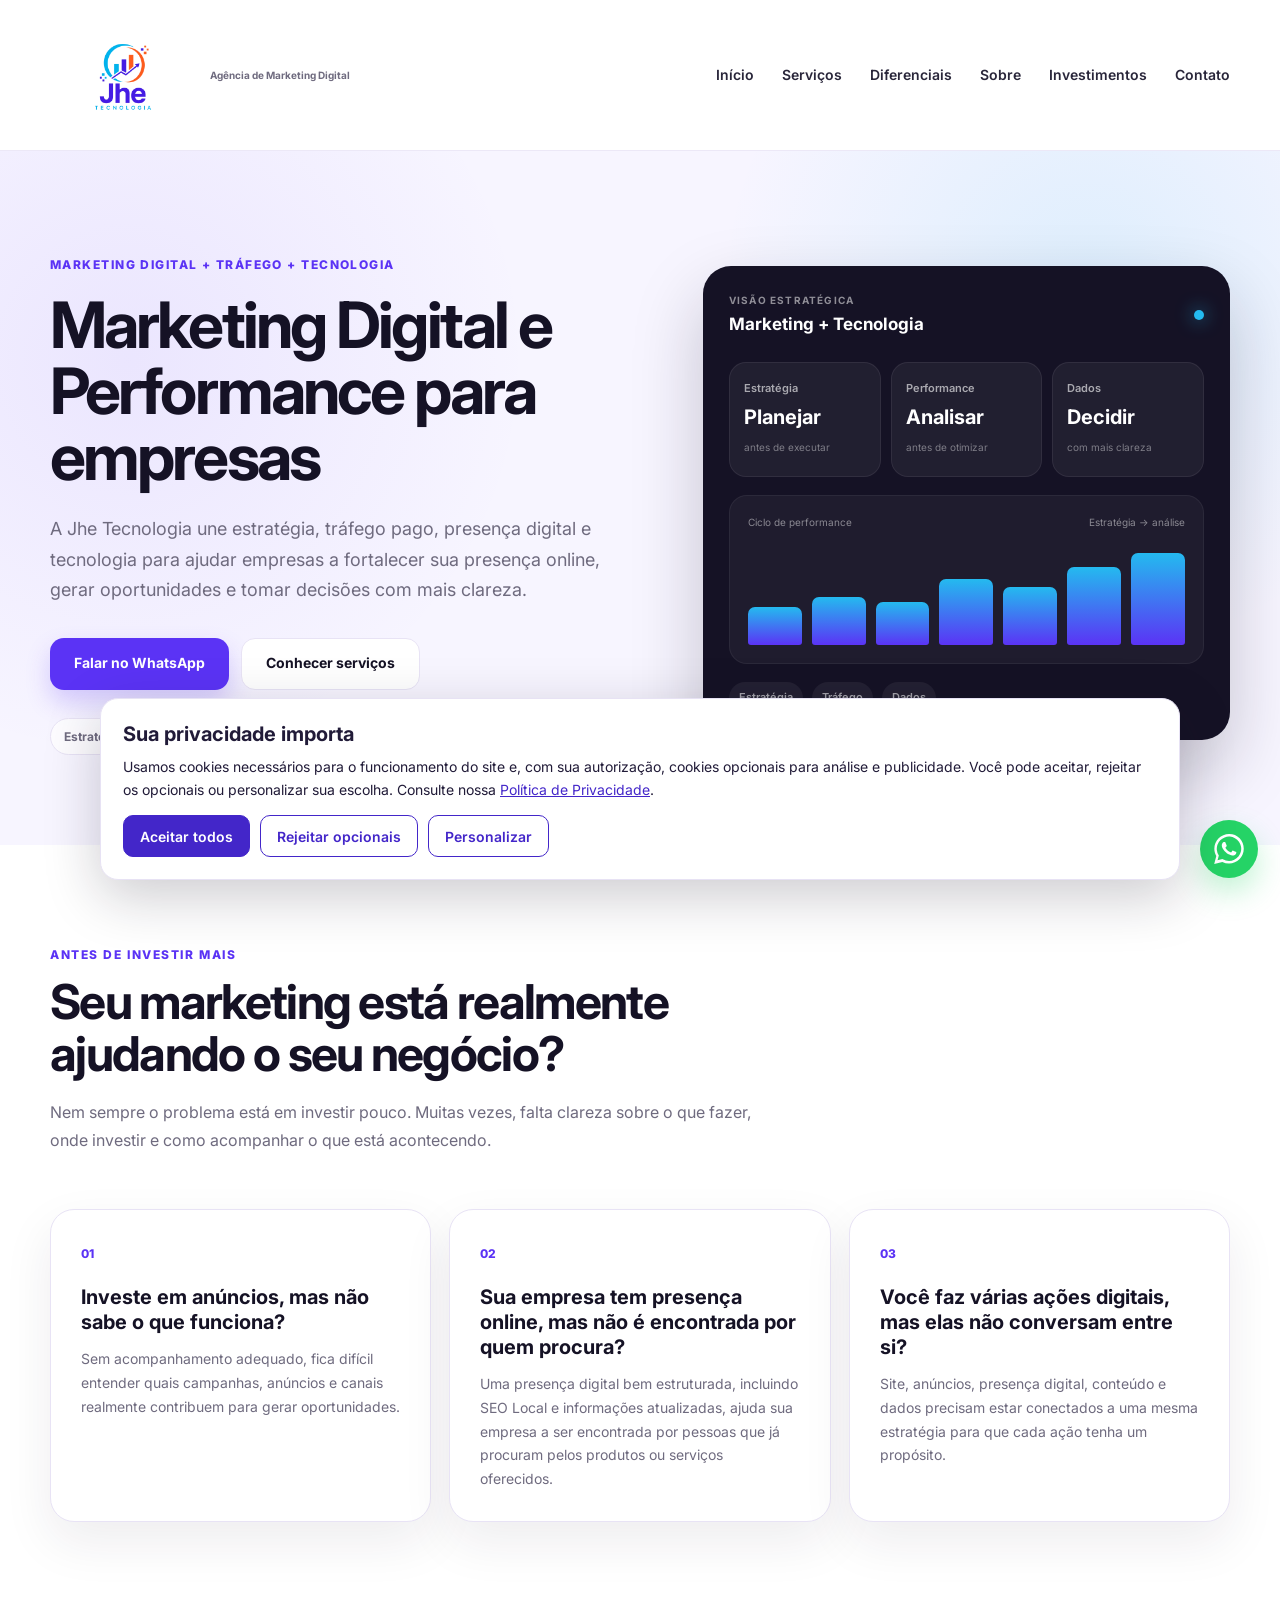
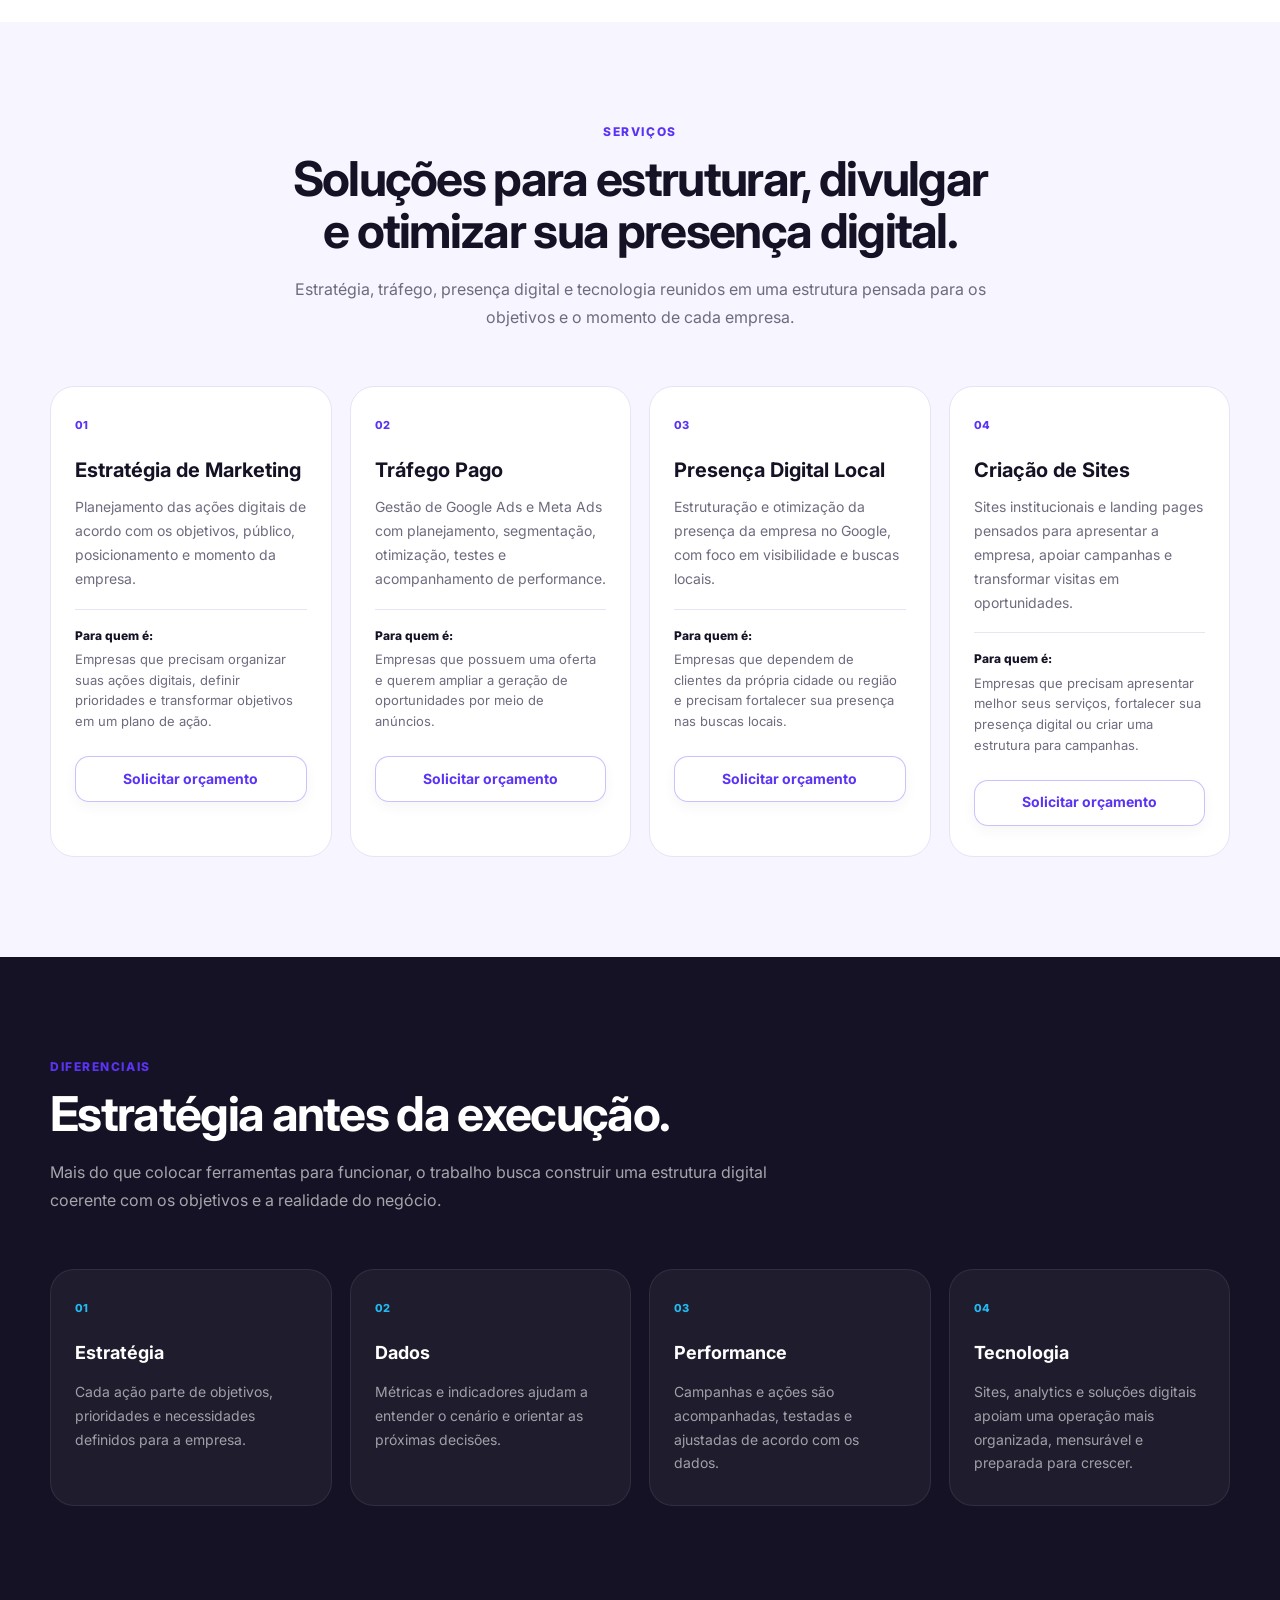
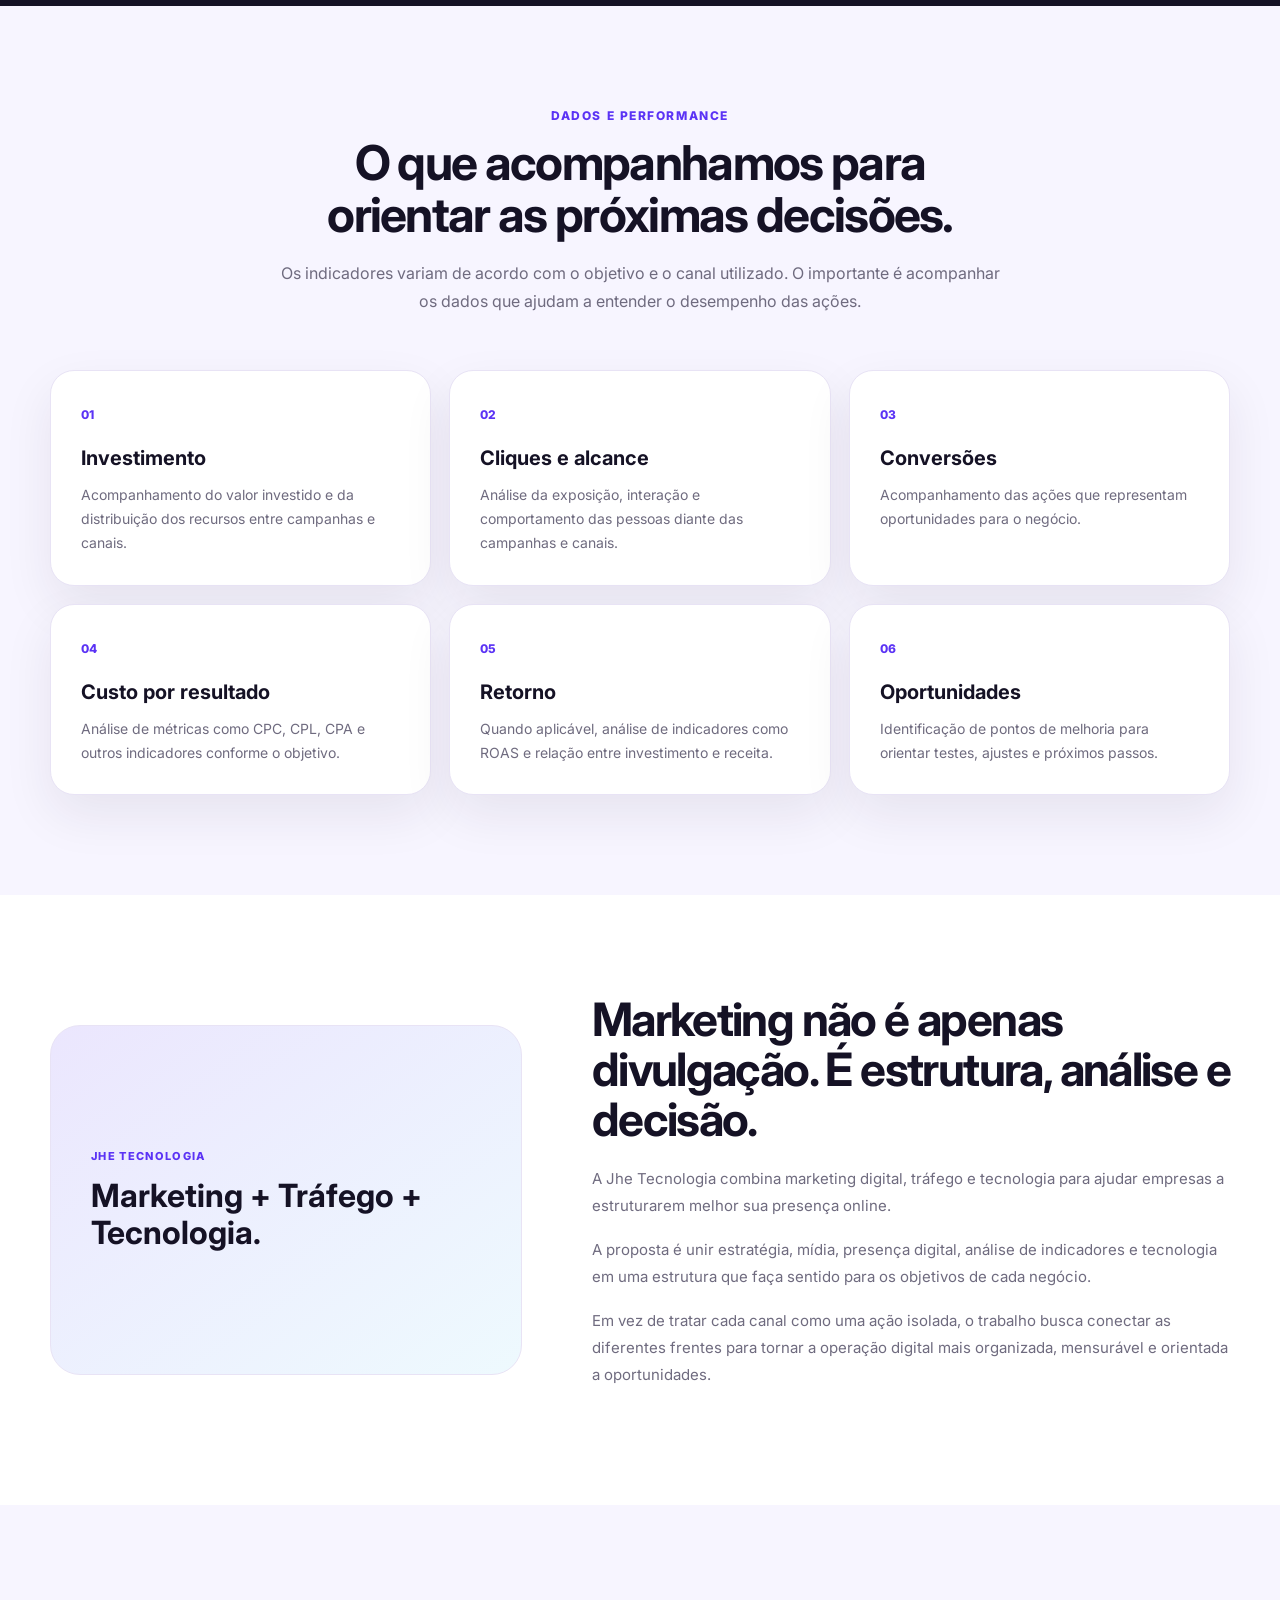
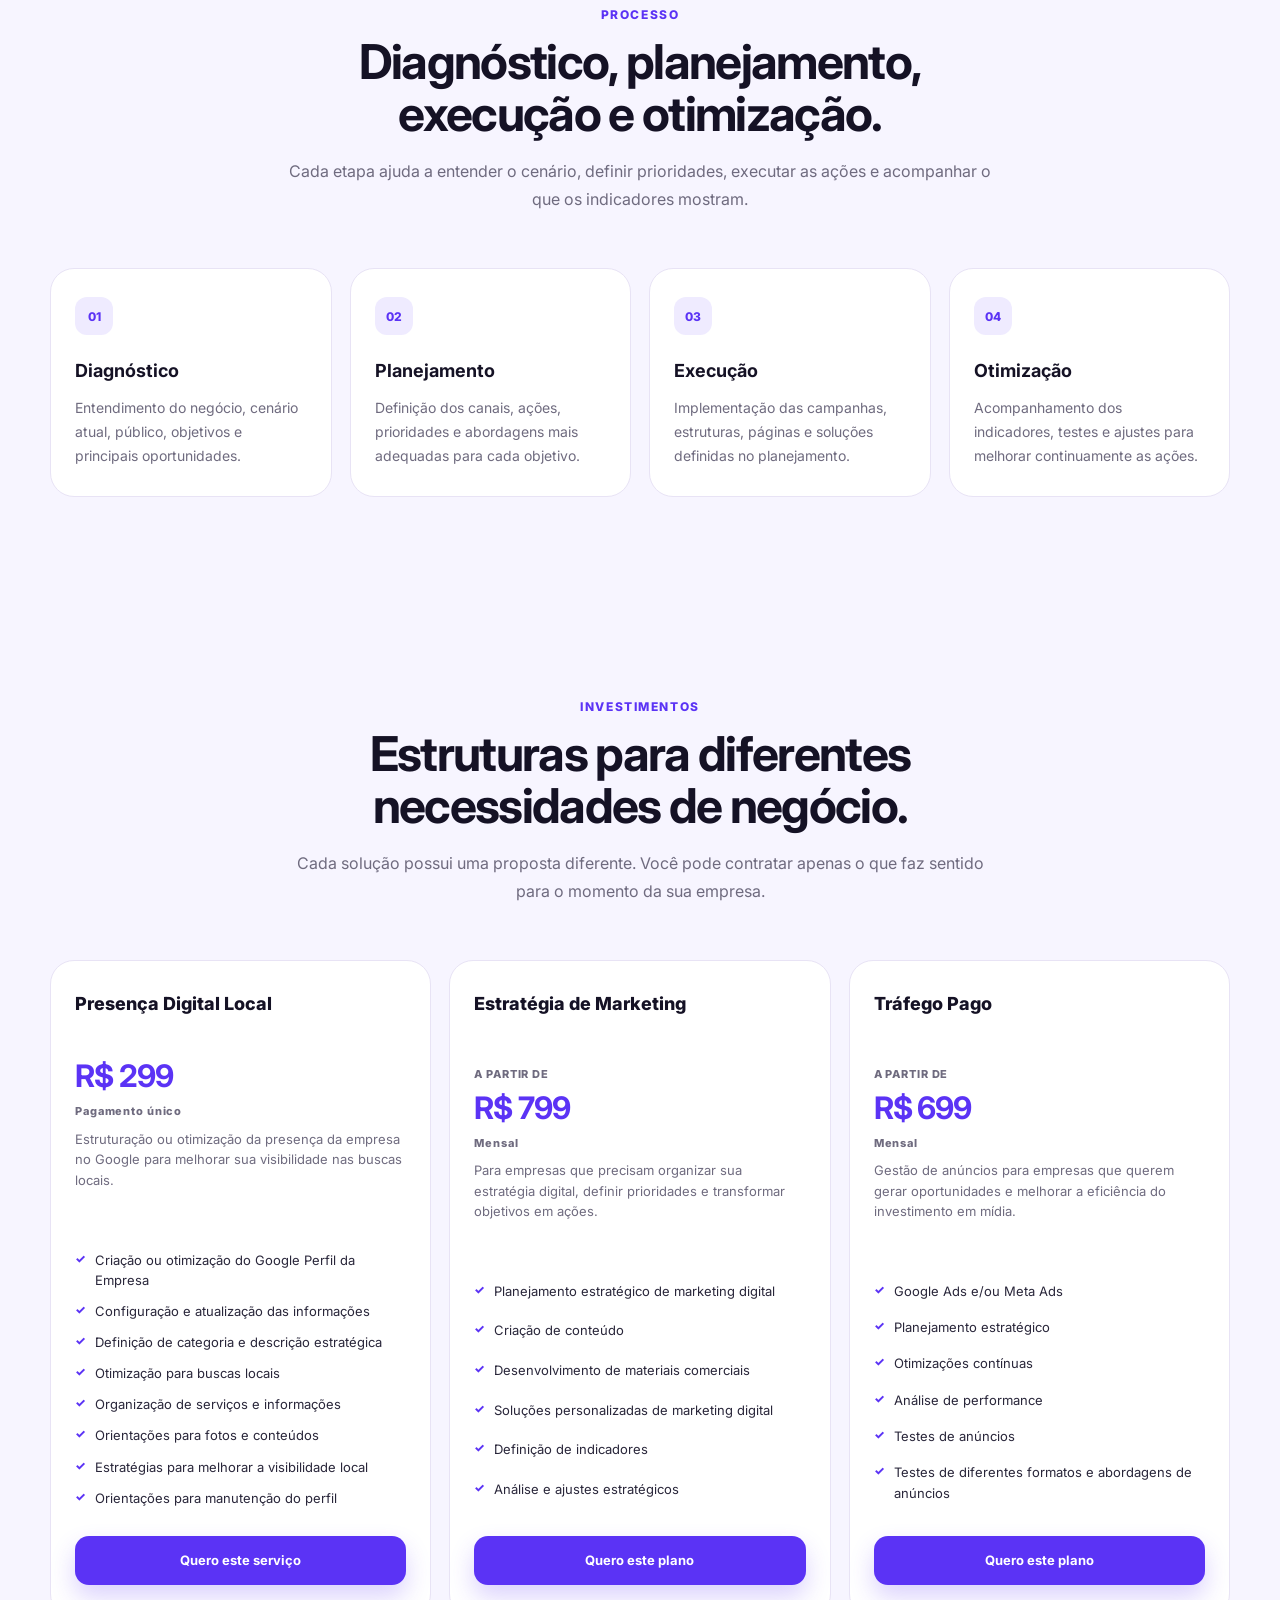
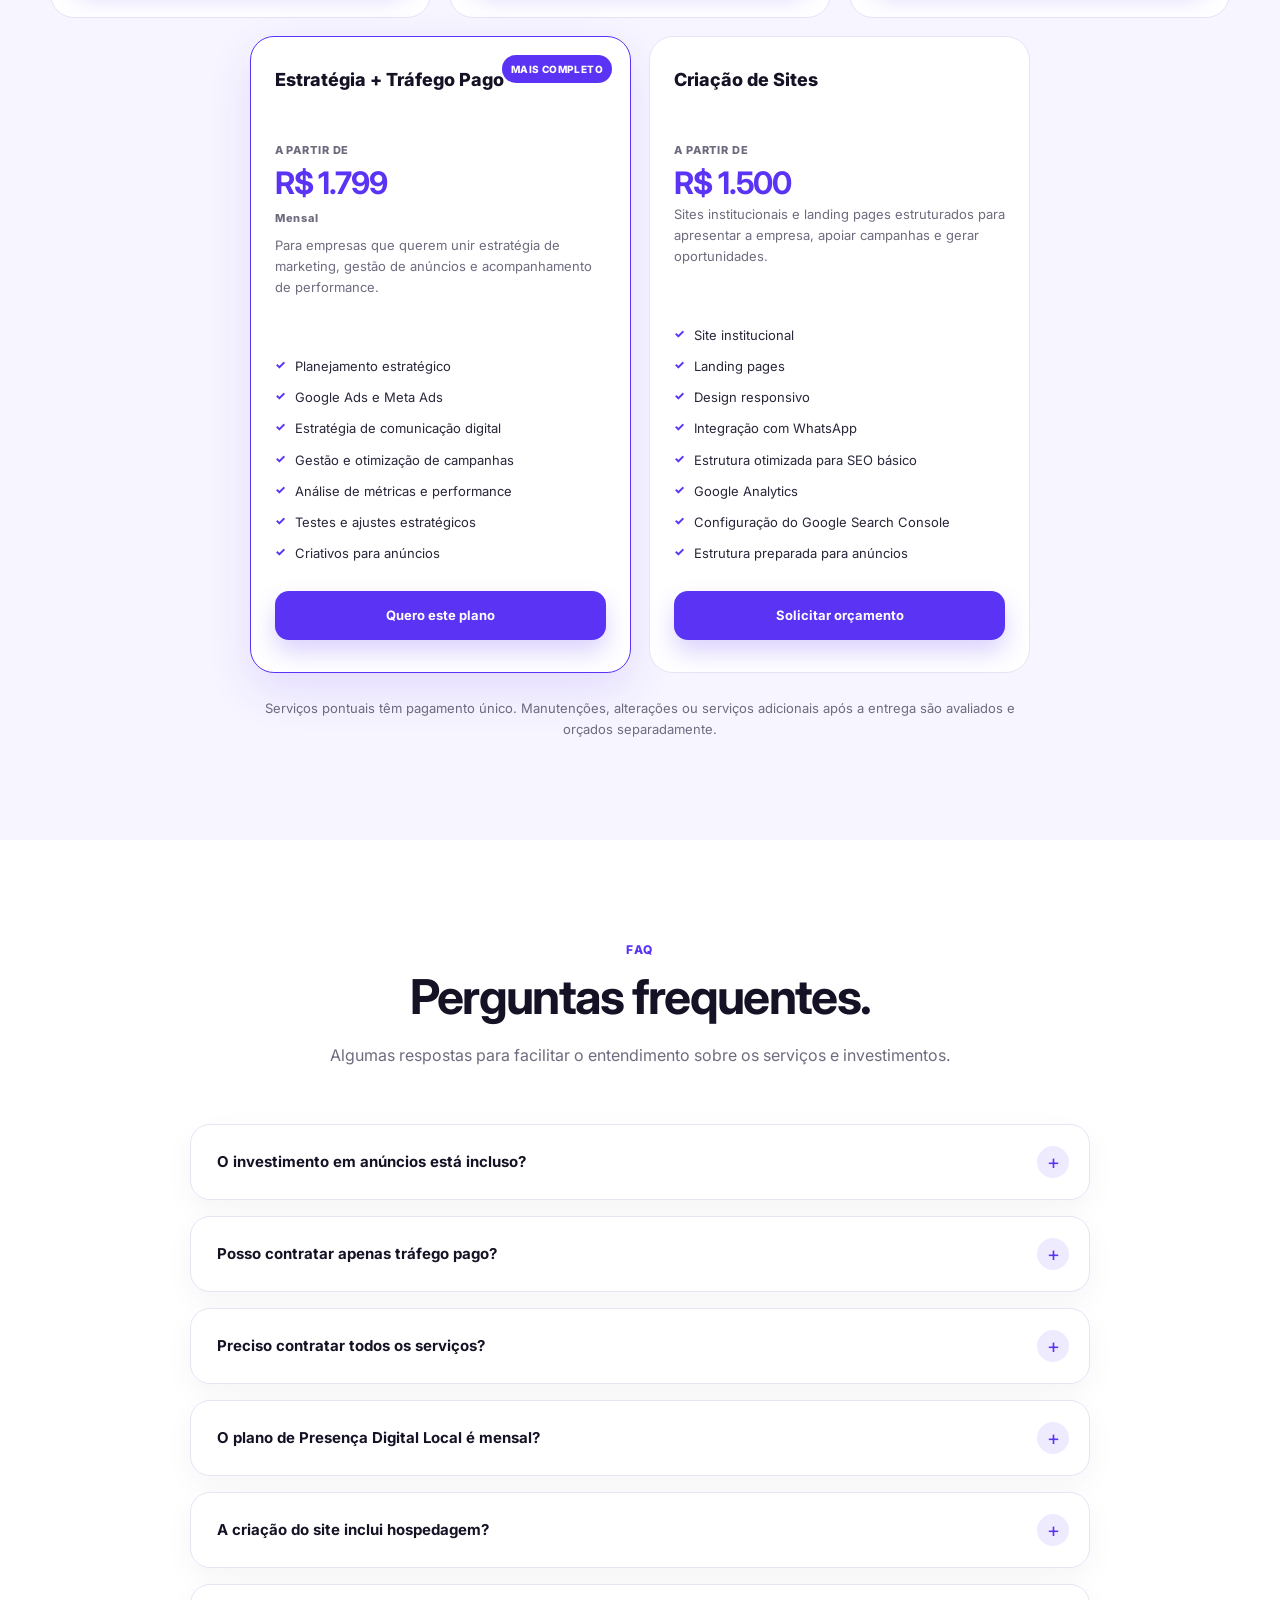
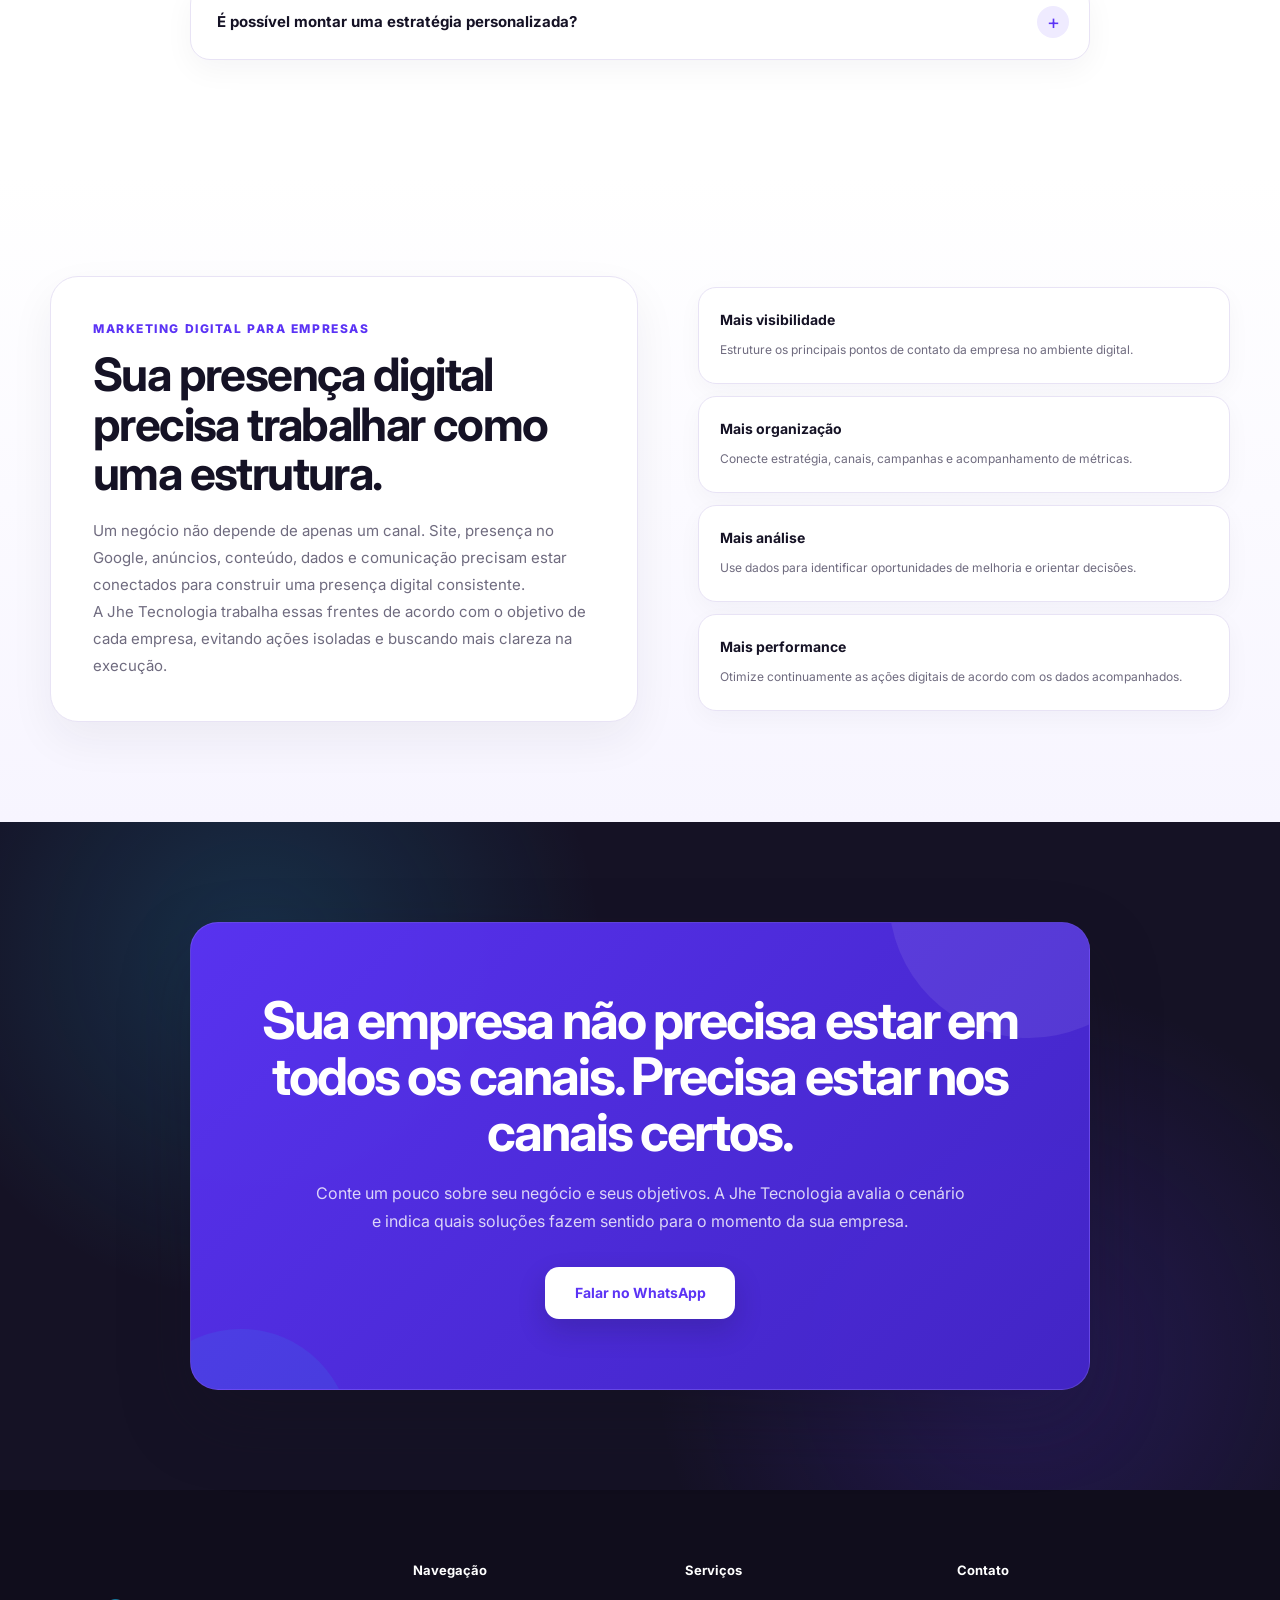
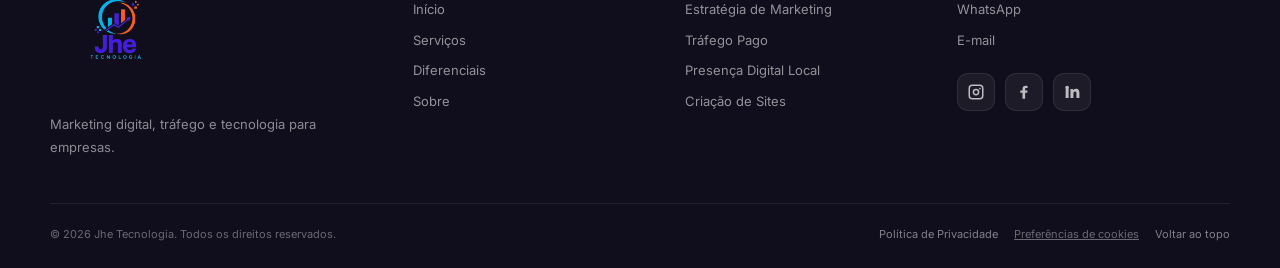
<file: index.html>
<!DOCTYPE html>
<html lang="pt-BR">

<head>

    <meta charset="UTF-8">

    <meta
        name="viewport"
        content="width=device-width, initial-scale=1.0"
    >


    <!-- =====================================================
         SEO PRINCIPAL
         ===================================================== -->

    <title>
        Jhe Tecnologia | Marketing Digital, Tráfego Pago e Criação de Sites
    </title>

    <meta
        name="description"
        content="Jhe Tecnologia: marketing digital, tráfego pago, presença digital, SEO local, criação de sites, dados e tecnologia para empresas."
    >

    <meta
        name="author"
        content="Jhe Tecnologia"
    >

    <meta
        name="robots"
        content="index, follow"
    >

    <link
        rel="canonical"
        href="https://www.jhetecnologia.com.br/"
    >

    <link
        rel="icon"
        type="image/png"
        href="Logo.png"
    >


    <!-- =====================================================
         OPEN GRAPH
         ===================================================== -->

    <meta
        property="og:type"
        content="website"
    >

    <meta
        property="og:title"
        content="Jhe Tecnologia | Marketing Digital, Tráfego Pago e Criação de Sites"
    >

    <meta
        property="og:description"
        content="Jhe Tecnologia: marketing digital, tráfego pago, presença digital, SEO local, criação de sites, dados e tecnologia para empresas."
    >

    <meta
        property="og:url"
        content="https://www.jhetecnologia.com.br/"
    >

    <meta
        property="og:site_name"
        content="Jhe Tecnologia"
    >

    <meta
        property="og:locale"
        content="pt_BR"
    >

    <meta
        property="og:image"
        content="https://www.jhetecnologia.com.br/Logo.png"
    >


    <!-- =====================================================
         TWITTER / X
         ===================================================== -->

    <meta
        name="twitter:card"
        content="summary_large_image"
    >

    <meta
        name="twitter:title"
        content="Jhe Tecnologia | Marketing Digital, Tráfego Pago e Criação de Sites"
    >

    <meta
        name="twitter:description"
        content="Marketing digital, tráfego pago, presença digital, SEO local, criação de sites, dados e tecnologia para empresas."
    >

    <meta
        name="twitter:image"
        content="https://www.jhetecnologia.com.br/Logo.png"
    >


    <!-- =====================================================
         GOOGLE FONTS
         ===================================================== -->

    <link
        rel="preconnect"
        href="https://fonts.googleapis.com"
    >

    <link
        rel="preconnect"
        href="https://fonts.gstatic.com"
        crossorigin
    >

    <link
        href="https://fonts.googleapis.com/css2?family=Inter:wght@400;500;600;700;800&display=swap"
        rel="stylesheet"
    >


    <!-- =====================================================
         CSS
         ===================================================== -->

    <link
        rel="stylesheet"
        href="estilos.css"
    >


    <!-- =====================================================
         CONSENT MODE V2 + GOOGLE ADS
         O consentimento é definido antes da configuração da tag.
         Este exemplo usa Consent Mode avançado: a tag pode carregar
         com armazenamento negado e enviar sinais sem cookies.
         ===================================================== -->

    <script>
        window.dataLayer = window.dataLayer || [];
        function gtag() { dataLayer.push(arguments); }

        (function () {
            var consent = null;
            try {
                consent = JSON.parse(localStorage.getItem("jhe_cookie_consent"));
            } catch (error) {
                consent = null;
            }

            var validConsent = consent && consent.saved === true;

            gtag("consent", "default", {
                ad_storage: validConsent && consent.advertising ? "granted" : "denied",
                ad_user_data: validConsent && consent.advertising ? "granted" : "denied",
                ad_personalization: validConsent && consent.advertising ? "granted" : "denied",
                analytics_storage: validConsent && consent.analytics ? "granted" : "denied",
                functionality_storage: "granted",
                security_storage: "granted",
                wait_for_update: 500
            });
        })();

        gtag("js", new Date());
    </script>

    <script async src="https://www.googletagmanager.com/gtag/js?id=AW-17945711429"></script>

    <script>
        gtag("config", "AW-17945711429");
    </script>


    <!-- =====================================================
         DADOS ESTRUTURADOS
         ===================================================== -->

    <script type="application/ld+json">
    {
        "@context": "https://schema.org",
        "@type": "Organization",
        "name": "Jhe Tecnologia",
        "url": "https://www.jhetecnologia.com.br/",
        "logo": "https://www.jhetecnologia.com.br/Logo.png",
        "description": "Jhe Tecnologia atua com marketing digital, tráfego pago, presença digital, SEO local, criação de sites, dados e tecnologia para empresas.",
        "sameAs": [
            "https://www.instagram.com/jhe.tecnologia/",
            "https://www.facebook.com/contatojhe.tecnologia",
            "https://www.linkedin.com/company/jhe-tecnologia/"
        ]
    }
    </script>

</head>


<body>


    <!-- =====================================================
         HEADER
         ===================================================== -->

    <header class="header">

        <div class="container header-content">

            <a
                href="#inicio"
                class="logo"
                aria-label="Jhe Tecnologia"
            >

                <img
                    src="Logo.png"
                    alt="Jhe Tecnologia"
                    class="logo-image"
                >

                <span class="logo-subtitle">
                    Agência de Marketing Digital
                </span>

            </a>


            <button
                class="menu-toggle"
                aria-label="Abrir menu"
                aria-expanded="false"
                type="button"
            >

                <span></span>
                <span></span>
                <span></span>

            </button>


            <nav class="nav">

                <a href="#inicio">
                    Início
                </a>

                <a href="#servicos">
                    Serviços
                </a>

                <a href="#diferenciais">
                    Diferenciais
                </a>

                <a href="#sobre">
                    Sobre
                </a>

                <a href="#investimentos">
                    Investimentos
                </a>

                <a href="#contato">
                    Contato
                </a>

            </nav>

        </div>

    </header>



    <main>


        <!-- =================================================
             HERO
             ================================================= -->

        <section
            class="hero"
            id="inicio"
        >

            <div class="container hero-grid">


                <div class="hero-content reveal">


                    <span class="eyebrow">
                        MARKETING DIGITAL + TRÁFEGO + TECNOLOGIA
                    </span>


                    <h1>
                        Marketing Digital e Performance para empresas
                    </h1>


                    <p>
                        A Jhe Tecnologia une estratégia, tráfego pago,
                        presença digital e tecnologia para ajudar empresas
                        a fortalecer sua presença online, gerar oportunidades
                        e tomar decisões com mais clareza.
                    </p>


                    <div class="hero-buttons">


                        <a
                            href="https://wa.me/5511947859304?text=Olá!%20Gostaria%20de%20conhecer%20os%20serviços%20da%20Jhe%20Tecnologia."
                            class="btn btn-primary"
                            target="_blank"
                            rel="noopener"
                        >
                            Falar no WhatsApp
                        </a>


                        <a
                            href="#servicos"
                            class="btn btn-secondary"
                        >
                            Conhecer serviços
                        </a>


                    </div>


                    <div class="hero-trust">

                        <span>
                            Estratégia
                        </span>

                        <span>
                            Tráfego Pago
                        </span>

                        <span>
                            SEO Local
                        </span>

                        <span>
                            Tecnologia
                        </span>

                    </div>


                </div>



                <!-- DASHBOARD -->

                <div class="hero-visual reveal">

                    <div class="dashboard">


                        <div class="dashboard-top">

                            <div>

                                <small>
                                    VISÃO ESTRATÉGICA
                                </small>

                                <strong>
                                    Marketing + Tecnologia
                                </strong>

                            </div>

                            <span class="dashboard-dot"></span>

                        </div>


                        <div class="metrics">


                            <div class="metric">

                                <span>
                                    Estratégia
                                </span>

                                <strong>
                                    Planejar
                                </strong>

                                <small>
                                    antes de executar
                                </small>

                            </div>


                            <div class="metric">

                                <span>
                                    Performance
                                </span>

                                <strong>
                                    Analisar
                                </strong>

                                <small>
                                    antes de otimizar
                                </small>

                            </div>


                            <div class="metric">

                                <span>
                                    Dados
                                </span>

                                <strong>
                                    Decidir
                                </strong>

                                <small>
                                    com mais clareza
                                </small>

                            </div>


                        </div>


                        <div class="chart-area">


                            <div class="chart-labels">

                                <span>
                                    Ciclo de performance
                                </span>

                                <span>
                                    Estratégia → análise
                                </span>

                            </div>


                            <div class="chart">

                                <i></i>
                                <i></i>
                                <i></i>
                                <i></i>
                                <i></i>
                                <i></i>
                                <i></i>

                            </div>


                        </div>


                        <div class="dashboard-footer">

                            <span>
                                Estratégia
                            </span>

                            <span>
                                Tráfego
                            </span>

                            <span>
                                Dados
                            </span>

                        </div>


                    </div>

                </div>


            </div>

        </section>



        <!-- =================================================
             PROBLEMAS
             ================================================= -->

        <section class="section">

            <div class="container">


                <div class="section-heading reveal">


                    <span class="section-kicker">
                        ANTES DE INVESTIR MAIS
                    </span>


                    <h2>
                        Seu marketing está realmente
                        ajudando o seu negócio?
                    </h2>


                    <p>
                        Nem sempre o problema está em investir pouco.
                        Muitas vezes, falta clareza sobre o que fazer,
                        onde investir e como acompanhar o que está acontecendo.
                    </p>


                </div>



                <div class="pain-grid">


                    <article class="pain-card reveal">

                        <span class="pain-number">
                            01
                        </span>


                        <h3>
                            Investe em anúncios,
                            mas não sabe o que funciona?
                        </h3>


                        <p>
                            Sem acompanhamento adequado, fica difícil
                            entender quais campanhas, anúncios e canais
                            realmente contribuem para gerar oportunidades.
                        </p>

                    </article>



                    <article class="pain-card reveal">

                        <span class="pain-number">
                            02
                        </span>


                        <h3>
                            Sua empresa tem presença online,
                            mas não é encontrada por quem procura?
                        </h3>


                        <p>
                            Uma presença digital bem estruturada, incluindo
                            SEO Local e informações atualizadas, ajuda sua
                            empresa a ser encontrada por pessoas que já
                            procuram pelos produtos ou serviços oferecidos.
                        </p>

                    </article>



                    <article class="pain-card reveal">

                        <span class="pain-number">
                            03
                        </span>


                        <h3>
                            Você faz várias ações digitais,
                            mas elas não conversam entre si?
                        </h3>


                        <p>
                            Site, anúncios, presença digital, conteúdo
                            e dados precisam estar conectados a uma mesma
                            estratégia para que cada ação tenha um propósito.
                        </p>

                    </article>


                </div>

            </div>

        </section>



        <!-- =================================================
             SERVIÇOS
             ================================================= -->

        <section
            class="section section-light"
            id="servicos"
        >

            <div class="container">


                <div class="section-heading center reveal">


                    <span class="section-kicker">
                        SERVIÇOS
                    </span>


                    <h2>
                        Soluções para estruturar,
                        divulgar e otimizar sua presença digital.
                    </h2>


                    <p>
                        Estratégia, tráfego, presença digital e tecnologia
                        reunidos em uma estrutura pensada para os objetivos
                        e o momento de cada empresa.
                    </p>


                </div>



                <div class="services-grid">


                    <article class="service-card reveal">

                        <span class="service-number">
                            01
                        </span>

                        <h3>
                            Estratégia de Marketing
                        </h3>

                        <p>
                            Planejamento das ações digitais de acordo com
                            os objetivos, público, posicionamento e momento
                            da empresa.
                        </p>

                        <div class="service-for">

                            <strong>
                                Para quem é:
                            </strong>

                            <span>
                                Empresas que precisam organizar suas ações
                                digitais, definir prioridades e transformar
                                objetivos em um plano de ação.
                            </span>

                        </div>

                        <a
                            href="https://wa.me/5511947859304?text=Olá!%20Gostaria%20de%20saber%20mais%20sobre%20Estratégia%20de%20Marketing."
                            class="btn"
                            target="_blank"
                            rel="noopener"
                        >
                            Solicitar orçamento
                        </a>

                    </article>



                    <article class="service-card reveal">

                        <span class="service-number">
                            02
                        </span>

                        <h3>
                            Tráfego Pago
                        </h3>

                        <p>
                            Gestão de Google Ads e Meta Ads com planejamento,
                            segmentação, otimização, testes e acompanhamento
                            de performance.
                        </p>

                        <div class="service-for">

                            <strong>
                                Para quem é:
                            </strong>

                            <span>
                                Empresas que possuem uma oferta e querem ampliar
                                a geração de oportunidades por meio de anúncios.
                            </span>

                        </div>

                        <a
                            href="https://wa.me/5511947859304?text=Olá!%20Gostaria%20de%20saber%20mais%20sobre%20Tráfego%20Pago."
                            class="btn"
                            target="_blank"
                            rel="noopener"
                        >
                            Solicitar orçamento
                        </a>

                    </article>



                    <article class="service-card reveal">

                        <span class="service-number">
                            03
                        </span>

                        <h3>
                            Presença Digital Local
                        </h3>

                        <p>
                            Estruturação e otimização da presença da empresa
                            no Google, com foco em visibilidade e buscas locais.
                        </p>

                        <div class="service-for">

                            <strong>
                                Para quem é:
                            </strong>

                            <span>
                                Empresas que dependem de clientes da própria
                                cidade ou região e precisam fortalecer sua
                                presença nas buscas locais.
                            </span>

                        </div>

                        <a
                            href="https://wa.me/5511947859304?text=Olá!%20Gostaria%20de%20saber%20mais%20sobre%20Presença%20Digital%20Local."
                            class="btn"
                            target="_blank"
                            rel="noopener"
                        >
                            Solicitar orçamento
                        </a>

                    </article>



                    <article class="service-card reveal">

                        <span class="service-number">
                            04
                        </span>

                        <h3>
                            Criação de Sites
                        </h3>

                        <p>
                            Sites institucionais e landing pages pensados
                            para apresentar a empresa, apoiar campanhas
                            e transformar visitas em oportunidades.
                        </p>

                        <div class="service-for">

                            <strong>
                                Para quem é:
                            </strong>

                            <span>
                                Empresas que precisam apresentar melhor seus
                                serviços, fortalecer sua presença digital ou
                                criar uma estrutura para campanhas.
                            </span>

                        </div>

                        <a
                            href="https://wa.me/5511947859304?text=Olá!%20Gostaria%20de%20saber%20mais%20sobre%20Criação%20de%20Sites."
                            class="btn"
                            target="_blank"
                            rel="noopener"
                        >
                            Solicitar orçamento
                        </a>

                    </article>


                </div>

            </div>

        </section>



        <!-- =================================================
             DIFERENCIAIS
             ================================================= -->

        <section
            class="section differentials"
            id="diferenciais"
        >

            <div class="container">

                <div class="section-heading reveal">

                    <span class="section-kicker">
                        DIFERENCIAIS
                    </span>

                    <h2>
                        Estratégia antes da execução.
                    </h2>

                    <p>
                        Mais do que colocar ferramentas para funcionar,
                        o trabalho busca construir uma estrutura digital
                        coerente com os objetivos e a realidade do negócio.
                    </p>

                </div>


                <div class="differentials-grid">

                    <article class="differential-card reveal">

                        <span class="differential-number">
                            01
                        </span>

                        <h3>
                            Estratégia
                        </h3>

                        <p>
                            Cada ação parte de objetivos, prioridades
                            e necessidades definidos para a empresa.
                        </p>

                    </article>


                    <article class="differential-card reveal">

                        <span class="differential-number">
                            02
                        </span>

                        <h3>
                            Dados
                        </h3>

                        <p>
                            Métricas e indicadores ajudam a entender
                            o cenário e orientar as próximas decisões.
                        </p>

                    </article>


                    <article class="differential-card reveal">

                        <span class="differential-number">
                            03
                        </span>

                        <h3>
                            Performance
                        </h3>

                        <p>
                            Campanhas e ações são acompanhadas,
                            testadas e ajustadas de acordo com os dados.
                        </p>

                    </article>


                    <article class="differential-card reveal">

                        <span class="differential-number">
                            04
                        </span>

                        <h3>
                            Tecnologia
                        </h3>

                        <p>
                            Sites, analytics e soluções digitais apoiam
                            uma operação mais organizada, mensurável
                            e preparada para crescer.
                        </p>

                    </article>

                </div>

            </div>

        </section>



        <!-- =================================================
             INDICADORES
             ================================================= -->

        <section class="section section-light">

            <div class="container">

                <div class="section-heading center reveal">

                    <span class="section-kicker">
                        DADOS E PERFORMANCE
                    </span>

                    <h2>
                        O que acompanhamos para
                        orientar as próximas decisões.
                    </h2>

                    <p>
                        Os indicadores variam de acordo com o objetivo
                        e o canal utilizado. O importante é acompanhar
                        os dados que ajudam a entender o desempenho das ações.
                    </p>

                </div>


                <div class="pain-grid">

                    <article class="pain-card reveal">

                        <span class="pain-number">
                            01
                        </span>

                        <h3>
                            Investimento
                        </h3>

                        <p>
                            Acompanhamento do valor investido e da
                            distribuição dos recursos entre campanhas e canais.
                        </p>

                    </article>


                    <article class="pain-card reveal">

                        <span class="pain-number">
                            02
                        </span>

                        <h3>
                            Cliques e alcance
                        </h3>

                        <p>
                            Análise da exposição, interação e comportamento
                            das pessoas diante das campanhas e canais.
                        </p>

                    </article>


                    <article class="pain-card reveal">

                        <span class="pain-number">
                            03
                        </span>

                        <h3>
                            Conversões
                        </h3>

                        <p>
                            Acompanhamento das ações que representam
                            oportunidades para o negócio.
                        </p>

                    </article>


                    <article class="pain-card reveal">

                        <span class="pain-number">
                            04
                        </span>

                        <h3>
                            Custo por resultado
                        </h3>

                        <p>
                            Análise de métricas como CPC, CPL, CPA
                            e outros indicadores conforme o objetivo.
                        </p>

                    </article>


                    <article class="pain-card reveal">

                        <span class="pain-number">
                            05
                        </span>

                        <h3>
                            Retorno
                        </h3>

                        <p>
                            Quando aplicável, análise de indicadores como
                            ROAS e relação entre investimento e receita.
                        </p>

                    </article>


                    <article class="pain-card reveal">

                        <span class="pain-number">
                            06
                        </span>

                        <h3>
                            Oportunidades
                        </h3>

                        <p>
                            Identificação de pontos de melhoria para
                            orientar testes, ajustes e próximos passos.
                        </p>

                    </article>

                </div>

            </div>

        </section>



        <!-- =================================================
             SOBRE
             ================================================= -->

        <section
            class="section"
            id="sobre"
        >

            <div class="container about-grid">

                <div class="about-box reveal">

                    <span>
                        JHE TECNOLOGIA
                    </span>

                    <strong>
                        Marketing + Tráfego
                        + Tecnologia.
                    </strong>

                </div>


                <div class="about-content reveal">

                    <h2>
                        Marketing não é apenas divulgação.
                        É estrutura, análise e decisão.
                    </h2>

                    <p>
                        A Jhe Tecnologia combina marketing digital,
                        tráfego e tecnologia para ajudar empresas
                        a estruturarem melhor sua presença online.
                    </p>

                    <p>
                        A proposta é unir estratégia, mídia, presença digital,
                        análise de indicadores e tecnologia em uma estrutura
                        que faça sentido para os objetivos de cada negócio.
                    </p>

                    <p>
                        Em vez de tratar cada canal como uma ação isolada,
                        o trabalho busca conectar as diferentes frentes para
                        tornar a operação digital mais organizada, mensurável
                        e orientada a oportunidades.
                    </p>

                </div>

            </div>

        </section>



        <!-- =================================================
             PROCESSO
             ================================================= -->

        <section class="section section-light">

            <div class="container">

                <div class="section-heading center reveal">

                    <span class="section-kicker">
                        PROCESSO
                    </span>

                    <h2>
                        Diagnóstico, planejamento,
                        execução e otimização.
                    </h2>

                    <p>
                        Cada etapa ajuda a entender o cenário, definir
                        prioridades, executar as ações e acompanhar
                        o que os indicadores mostram.
                    </p>

                </div>


                <div class="process-grid">

                    <article class="process-card reveal">

                        <span class="process-number">
                            01
                        </span>

                        <h3>
                            Diagnóstico
                        </h3>

                        <p>
                            Entendimento do negócio, cenário atual,
                            público, objetivos e principais oportunidades.
                        </p>

                    </article>


                    <article class="process-card reveal">

                        <span class="process-number">
                            02
                        </span>

                        <h3>
                            Planejamento
                        </h3>

                        <p>
                            Definição dos canais, ações, prioridades
                            e abordagens mais adequadas para cada objetivo.
                        </p>

                    </article>


                    <article class="process-card reveal">

                        <span class="process-number">
                            03
                        </span>

                        <h3>
                            Execução
                        </h3>

                        <p>
                            Implementação das campanhas, estruturas,
                            páginas e soluções definidas no planejamento.
                        </p>

                    </article>


                    <article class="process-card reveal">

                        <span class="process-number">
                            04
                        </span>

                        <h3>
                            Otimização
                        </h3>

                        <p>
                            Acompanhamento dos indicadores, testes
                            e ajustes para melhorar continuamente as ações.
                        </p>

                    </article>

                </div>

            </div>

        </section>



        <!-- =================================================
             INVESTIMENTOS
             ================================================= -->

        <section
            class="section investments"
            id="investimentos"
        >

            <div class="container">

                <div class="section-heading center reveal">

                    <span class="section-kicker">
                        INVESTIMENTOS
                    </span>

                    <h2>
                        Estruturas para diferentes
                        necessidades de negócio.
                    </h2>

                    <p>
                        Cada solução possui uma proposta diferente.
                        Você pode contratar apenas o que faz sentido
                        para o momento da sua empresa.
                    </p>

                </div>


                <div class="plans-grid">


                    <!-- PLANO 1 -->

                    <article class="plan reveal">

                        <div class="plan-header">

                            <div class="plan-name">
                                Presença Digital Local
                            </div>

                            <h3>
                                R$ 299
                            </h3>

                            <span class="plan-period">
                                Pagamento único
                            </span>

                            <p>
                                Estruturação ou otimização da presença
                                da empresa no Google para melhorar sua
                                visibilidade nas buscas locais.
                            </p>

                        </div>


                        <ul class="plan-list">

                            <li>
                                Criação ou otimização do Google Perfil da Empresa
                            </li>

                            <li>
                                Configuração e atualização das informações
                            </li>

                            <li>
                                Definição de categoria e descrição estratégica
                            </li>

                            <li>
                                Otimização para buscas locais
                            </li>

                            <li>
                                Organização de serviços e informações
                            </li>

                            <li>
                                Orientações para fotos e conteúdos
                            </li>

                            <li>
                                Estratégias para melhorar a visibilidade local
                            </li>

                            <li>
                                Orientações para manutenção do perfil
                            </li>

                        </ul>


                        <a
                            href="https://wa.me/5511947859304?text=Olá!%20Tenho%20interesse%20em%20Presença%20Digital%20Local%20por%20R%24%20299."
                            class="btn btn-primary"
                            target="_blank"
                            rel="noopener"
                        >
                            Quero este serviço
                        </a>

                    </article>



                    <!-- PLANO 2 -->

                    <article class="plan reveal">

                        <div class="plan-header">

                            <div class="plan-name">
                                Estratégia de Marketing
                            </div>
                            
                          <span class="plan-period">
                                A PARTIR DE
                            </span>
                            
                            <h3>
                                R$ 799
                            </h3>

                            <span class="plan-period">
                                Mensal
                            </span>

                            <p>
                                Para empresas que precisam organizar
                                sua estratégia digital, definir prioridades
                                e transformar objetivos em ações.
                            </p>

                        </div>


                        <ul class="plan-list">

                            <li>
                                Planejamento estratégico de marketing digital
                            </li>

                            <li>
                                Criação de conteúdo
                            </li>

                            <li>
                                Desenvolvimento de materiais comerciais
                            </li>

                            <li>
                                 Soluções personalizadas de marketing digital

                            </li>

                            <li>
                                Definição de indicadores
                            </li>

                            <li>
                                Análise e ajustes estratégicos
                            </li>

                        </ul>


                        <a
                            href="https://wa.me/5511947859304?text=Ol%C3%A1!%20Tenho%20interesse%20no%20plano%20Estrat%C3%A9gia%20de%20Marketing%20a%20partir%20de%20R%24%20699."
                            class="btn btn-primary"
                            target="_blank"
                            rel="noopener"
                        >
                            Quero este plano
                        </a>

                    </article>



                    <!-- PLANO 3 -->

                    <article class="plan reveal">

                        <div class="plan-header">

                            <div class="plan-name">
                                Tráfego Pago
                            </div>

                            <span class="plan-period">
                                A PARTIR DE
                            </span>

                            <h3>
                                R$ 699
                            </h3>

                            <span class="plan-period">
                                Mensal
                            </span>

                            <p>
                                Gestão de anúncios para empresas que
                                querem gerar oportunidades e melhorar
                                a eficiência do investimento em mídia.
                            </p>

                        </div>


                        <ul class="plan-list">

                            <li>
                                Google Ads e/ou Meta Ads
                            </li>

                            <li>
                                Planejamento estratégico
                            </li>

                            <li>
                                Otimizações contínuas
                            </li>

                            <li>
                                Análise de performance
                            </li>

                            <li>
                                Testes de anúncios
                            </li>

                            <li>
                                Testes de diferentes formatos e abordagens de anúncios
                            </li>

                        </ul>


                        <a
                            href="https://wa.me/5511947859304?text=Olá!%20Tenho%20interesse%20no%20plano%20Tráfego%20Pago%20de%20R%24%20999."
                            class="btn btn-primary"
                            target="_blank"
                            rel="noopener"
                        >
                            Quero este plano
                        </a>

                    </article>



                    <!-- PLANO 4 -->

                    <article class="plan featured reveal">

                        <span class="plan-badge">
                            MAIS COMPLETO
                        </span>


                        <div class="plan-header">

                            <div class="plan-name">
                                Estratégia + Tráfego Pago
                            </div>
                            
                            <span class="plan-period">
                                A PARTIR DE
                            </span>

                            <h3>
                                R$ 1.799
                            </h3>

                            <span class="plan-period">
                                Mensal
                            </span>

                            <p>
                                Para empresas que querem unir estratégia
                                de marketing, gestão de anúncios e
                                acompanhamento de performance.
                            </p>

                        </div>


                        <ul class="plan-list">

                            <li>
                                Planejamento estratégico
                            </li>

                            <li>
                                Google Ads e Meta Ads
                            </li>

                            <li>
                                Estratégia de comunicação digital
                            </li>

                            <li>
                                Gestão e otimização de campanhas
                            </li>

                            <li>
                                Análise de métricas e performance
                            </li>

                            <li>
                                Testes e ajustes estratégicos
                            </li>

                            <li>
                                Criativos para anúncios
                            </li>

                        </ul>


                        <a
                            href="https://wa.me/5511947859304?text=Olá!%20Tenho%20interesse%20no%20plano%20Estratégia%20%2B%20Tráfego%20Pago%20de%20R%24%201.499."
                            class="btn btn-primary"
                            target="_blank"
                            rel="noopener"
                        >
                            Quero este plano
                        </a>

                    </article>



                    <!-- PLANO 5 -->

                    <article class="plan reveal">

                        <div class="plan-header">

                            <div class="plan-name">
                                Criação de Sites
                            </div>

                            <span class="plan-period">
                                A PARTIR DE
                            </span>

                            <h3>
                                R$ 1.500
                            </h3>

                            <p>
                                Sites institucionais e landing pages
                                estruturados para apresentar a empresa,
                                apoiar campanhas e gerar oportunidades.
                            </p>

                        </div>


                        <ul class="plan-list">

                            <li>
                                Site institucional
                            </li>

                            <li>
                                Landing pages
                            </li>

                            <li>
                                Design responsivo
                            </li>

                            <li>
                                Integração com WhatsApp
                            </li>

                            <li>
                                Estrutura otimizada para SEO básico
                            </li>

                            <li>
                                Google Analytics
                            </li>

                            <li>
                                Configuração do Google Search Console
                            </li>

                            <li>
                                Estrutura preparada para anúncios
                            </li>

                        </ul>


                        <a
                            href="https://wa.me/5511947859304?text=Olá!%20Tenho%20interesse%20em%20Criação%20de%20Sites%20a%20partir%20de%20R%24%201.200."
                            class="btn btn-primary"
                            target="_blank"
                            rel="noopener"
                        >
                            Solicitar orçamento
                        </a>

                    </article>


                </div>


                <p class="plans-note">
                    Serviços pontuais têm pagamento único. Manutenções,
                    alterações ou serviços adicionais após a entrega são
                    avaliados e orçados separadamente.
                </p>


            </div>

        </section>



        <!-- =================================================
             FAQ
             ================================================= -->

        <section class="section">

            <div class="container">


                <div class="section-heading center reveal">

                    <span class="section-kicker">
                        FAQ
                    </span>


                    <h2>
                        Perguntas frequentes.
                    </h2>


                    <p>
                        Algumas respostas para facilitar o entendimento
                        sobre os serviços e investimentos.
                    </p>


                </div>


                <div class="faq-grid">


                    <details class="faq-item reveal">

                        <summary>
                            O investimento em anúncios está incluso?
                        </summary>

                        <p>
                            Não. O valor do gerenciamento é referente ao
                            serviço de gestão. O investimento em Google Ads
                            ou Meta Ads é definido e pago separadamente pelo cliente.
                        </p>

                    </details>


                    <details class="faq-item reveal">

                        <summary>
                            Posso contratar apenas tráfego pago?
                        </summary>

                        <p>
                            Sim. O serviço de tráfego pago pode trabalhar
                            com Google Ads, Meta Ads ou os dois canais,
                            conforme a estratégia definida para a empresa.
                        </p>

                    </details>


                    <details class="faq-item reveal">

                        <summary>
                            Preciso contratar todos os serviços?
                        </summary>

                        <p>
                            Não. Cada solução pode ser contratada de forma
                            independente, de acordo com o momento, os objetivos
                            e as necessidades da empresa.
                        </p>

                    </details>


                    <details class="faq-item reveal">

                        <summary>
                            O plano de Presença Digital Local é mensal?
                        </summary>

                        <p>
                            Não. A Presença Digital Local tem valor de
                            R$ 299 e é um serviço de pagamento único.
                        </p>

                    </details>


                    <details class="faq-item reveal">

                        <summary>
                            A criação do site inclui hospedagem?
                        </summary>

                        <p>
                           A hospedagem do site está incluída, sem custo adicional, para projetos compatíveis. 
                           O domínio é contratado e pago pelo cliente, diretamente ao Registro.br ou ao registrador
                           de sua preferência.
                           Funcionalidades adicionais, integrações com serviços externos ou recursos que exijam uma
                           infraestrutura específica poderão ter custos extras, conforme as necessidades de cada projeto.
                        </p>

                    </details>


                    <details class="faq-item reveal">

                        <summary>
                            É possível montar uma estratégia personalizada?
                        </summary>

                        <p>
                            Sim. Os serviços podem ser avaliados de acordo
                            com o momento, objetivos e necessidades específicas
                            da empresa.
                        </p>

                    </details>


                </div>

            </div>

        </section>



        <!-- =================================================
             MARKETING DIGITAL
             ================================================= -->

        <section class="seo-section">

            <div class="container seo-grid">


                <div class="seo-content reveal">

                    <span class="section-kicker">
                        MARKETING DIGITAL PARA EMPRESAS
                    </span>

                    <h2>
                        Sua presença digital precisa
                        trabalhar como uma estrutura.
                    </h2>

                    <p>
                        Um negócio não depende de apenas um canal.
                        Site, presença no Google, anúncios, conteúdo,
                        dados e comunicação precisam estar conectados
                        para construir uma presença digital consistente.
                    </p>

                    <p>
                        A Jhe Tecnologia trabalha essas frentes de acordo
                        com o objetivo de cada empresa, evitando ações
                        isoladas e buscando mais clareza na execução.
                    </p>

                </div>


                <div class="seo-points">

                    <div class="seo-point reveal">

                        <strong>
                            Mais visibilidade
                        </strong>

                        <span>
                            Estruture os principais pontos de contato
                            da empresa no ambiente digital.
                        </span>

                    </div>


                    <div class="seo-point reveal">

                        <strong>
                            Mais organização
                        </strong>

                        <span>
                            Conecte estratégia, canais, campanhas
                            e acompanhamento de métricas.
                        </span>

                    </div>


                    <div class="seo-point reveal">

                        <strong>
                            Mais análise
                        </strong>

                        <span>
                            Use dados para identificar oportunidades
                            de melhoria e orientar decisões.
                        </span>

                    </div>


                    <div class="seo-point reveal">

                        <strong>
                            Mais performance
                        </strong>

                        <span>
                            Otimize continuamente as ações digitais
                            de acordo com os dados acompanhados.
                        </span>

                    </div>

                </div>

            </div>

        </section>



        <!-- =================================================
             CTA
             ================================================= -->

        <section
            class="cta"
            id="contato"
        >

            <div class="container">


                <div class="cta-box reveal">

                    <h2>
                        Sua empresa não precisa estar
                        em todos os canais.
                        Precisa estar nos canais certos.
                    </h2>

                    <p>
                        Conte um pouco sobre seu negócio e seus objetivos.
                        A Jhe Tecnologia avalia o cenário e indica quais
                        soluções fazem sentido para o momento da sua empresa.
                    </p>

                    <a
                        href="https://wa.me/5511947859304?text=Olá!%20Gostaria%20de%20conversar%20sobre%20marketing%20digital%20para%20minha%20empresa."
                        class="btn btn-primary"
                        target="_blank"
                        rel="noopener"
                    >
                        Falar no WhatsApp
                    </a>

                </div>

            </div>

        </section>


    </main>



    <!-- =====================================================
         FOOTER
         ===================================================== -->

    <footer class="footer">

        <div class="container">


            <div class="footer-grid">


                <div class="footer-brand">

                    <a
                        href="#inicio"
                        class="logo"
                    >

                        <img
                            src="Logo.png"
                            alt="Jhe Tecnologia"
                            class="logo-image"
                        >

                    </a>


                    <p>
                        Marketing digital, tráfego e tecnologia para empresas.
                    </p>

                </div>


                <div class="footer-column">

                    <h3>
                        Navegação
                    </h3>

                    <a href="#inicio">
                        Início
                    </a>

                    <a href="#servicos">
                        Serviços
                    </a>

                    <a href="#diferenciais">
                        Diferenciais
                    </a>

                    <a href="#sobre">
                        Sobre
                    </a>

                </div>


                <div class="footer-column">

                    <h3>
                        Serviços
                    </h3>

                    <a href="#investimentos">
                        Estratégia de Marketing
                    </a>

                    <a href="#investimentos">
                        Tráfego Pago
                    </a>

                    <a href="#investimentos">
                        Presença Digital Local
                    </a>

                    <a href="#investimentos">
                        Criação de Sites
                    </a>

                </div>


                <div class="footer-column">

                    <h3>
                        Contato
                    </h3>

                    <a
                        href="https://wa.me/5511947859304"
                        target="_blank"
                        rel="noopener"
                    >
                        WhatsApp
                    </a>

                    <a
                        href="mailto:contatojessica.tecnologia@gmail.com"
                    >
                        E-mail
                    </a>


                    <div class="social-links">

                        <a
                            href="https://www.instagram.com/jhe.tecnologia/"
                            target="_blank"
                            rel="noopener"
                            aria-label="Instagram"
                        >

                            <svg
                                viewBox="0 0 24 24"
                                aria-hidden="true"
                            >

                                <path
                                    d="M7 2h10a5 5 0 0 1 5 5v10a5 5 0 0 1-5 5H7a5 5 0 0 1-5-5V7a5 5 0 0 1 5-5Zm0 2a3 3 0 0 0-3 3v10a3 3 0 0 0 3 3h10a3 3 0 0 0 3-3V7a3 3 0 0 0-3-3H7Zm5 3.5A4.5 4.5 0 1 1 7.5 12 4.5 4.5 0 0 1 12 7.5Zm0 2A2.5 2.5 0 1 0 14.5 12 2.5 2.5 0 0 0 12 9.5Zm5.25-3.25a1.125 1.125 0 1 1-1.125 1.125A1.125 1.125 0 0 1 17.25 6.25Z"
                                />

                            </svg>

                        </a>


                        <a
                            href="https://www.facebook.com/contatojhe.tecnologia"
                            target="_blank"
                            rel="noopener"
                            aria-label="Facebook"
                        >

                            <svg
                                viewBox="0 0 24 24"
                                aria-hidden="true"
                            >

                                <path
                                    d="M13.5 21v-8h2.75l.4-3h-3.15V8.08c0-.87.24-1.46 1.5-1.46h1.75V3.94c-.3-.04-1.34-.13-2.55-.13-2.52 0-4.25 1.54-4.25 4.38V10H7v3h2.95v8h3.55Z"
                                />

                            </svg>

                        </a>


                        <a
                            href="https://www.linkedin.com/company/jhe-tecnologia/"
                            target="_blank"
                            rel="noopener"
                            aria-label="LinkedIn"
                        >

                            <svg
                                viewBox="0 0 24 24"
                                aria-hidden="true"
                            >

                                <path
                                    d="M5.5 3.5A2.5 2.5 0 1 1 3 6a2.5 2.5 0 0 1 2.5-2.5ZM3.5 8h4v12h-4V8Zm6 0h3.8v1.64h.05c.53-1 1.83-2.05 3.77-2.05 4.03 0 4.78 2.65 4.78 6.1V20h-4v-5.58c0-1.33-.02-3.04-1.85-3.04-1.85 0-2.13 1.45-2.13 2.94V20h-4V8Z"
                                />

                            </svg>

                        </a>

                    </div>

                </div>

            </div>


            <div class="footer-bottom">

                <span>
                    © 2026 Jhe Tecnologia. Todos os direitos reservados.
                </span>

                <div class="footer-privacy-links">
                    <a href="politica.html">Política de Privacidade</a>
                    <button type="button" id="jhe-cookie-open">Preferências de cookies</button>
                    <a href="#inicio">Voltar ao topo</a>
                </div>

            </div>


        </div>

    </footer>



    <!-- =====================================================
         AVISO E PREFERÊNCIAS DE COOKIES
         ===================================================== -->
    <style>
        .jhe-cookie-banner[hidden], .jhe-cookie-settings[hidden] { display: none !important; }
        .jhe-cookie-banner {
            position: fixed; z-index: 9998; left: 20px; right: 20px; bottom: 20px;
            max-width: 1080px; margin: 0 auto; padding: 22px;
            color: #211B38; background: #fff; border: 1px solid #e7e2f4;
            border-radius: 18px; box-shadow: 0 16px 55px rgba(21,18,37,.22);
            font-family: Inter, Arial, sans-serif;
        }
        .jhe-cookie-banner h2, .jhe-cookie-settings h2 { margin: 0 0 9px; font-size: 20px; line-height: 1.3; }
        .jhe-cookie-banner p, .jhe-cookie-settings p { margin: 0 0 14px; font-size: 14px; line-height: 1.6; }
        .jhe-cookie-banner a, .jhe-cookie-settings a { color: #4326C9; text-decoration: underline; }
        .jhe-cookie-actions { display: flex; flex-wrap: wrap; gap: 10px; }
        .jhe-cookie-actions button, .jhe-cookie-settings button {
            min-height: 42px; padding: 10px 16px; border: 1px solid #4326C9;
            border-radius: 10px; background: #fff; color: #4326C9; font: 600 14px Inter, Arial, sans-serif;
            cursor: pointer;
        }
        .jhe-cookie-actions .jhe-cookie-primary, .jhe-cookie-settings .jhe-cookie-primary { background: #4326C9; color: #fff; }
        .jhe-cookie-settings {
            position: fixed; z-index: 9999; inset: 0; display: flex; align-items: center; justify-content: center;
            padding: 20px; background: rgba(12,9,28,.62); font-family: Inter, Arial, sans-serif;
        }
        .jhe-cookie-dialog { width: 100%; max-width: 520px; padding: 24px; color: #211B38; background: #fff; border-radius: 18px; box-shadow: 0 16px 55px rgba(0,0,0,.25); }
        .jhe-cookie-option { display: flex; align-items: center; justify-content: space-between; gap: 18px; padding: 14px 0; border-top: 1px solid #eeeaf6; font-size: 14px; }
        .jhe-cookie-option small { display: block; margin-top: 4px; color: #625d70; line-height: 1.45; }
        .jhe-cookie-option input { width: 18px; height: 18px; accent-color: #4326C9; flex-shrink: 0; }
        .jhe-cookie-option input:disabled { opacity: .65; }
        .jhe-cookie-settings-actions { display: flex; flex-wrap: wrap; gap: 10px; margin-top: 18px; }
        .footer-privacy-links { display: flex; flex-wrap: wrap; gap: 16px; align-items: center; }
        .footer-privacy-links button { border: 0; padding: 0; background: transparent; color: inherit; font: inherit; text-decoration: underline; cursor: pointer; }
        @media (max-width: 600px) {
            .jhe-cookie-banner { left: 10px; right: 10px; bottom: 10px; padding: 18px; max-height: 80vh; overflow-y: auto; }
            .jhe-cookie-actions { display: grid; grid-template-columns: 1fr; }
            .jhe-cookie-actions button { width: 100%; }
            .jhe-cookie-dialog { padding: 20px; max-height: 90vh; overflow-y: auto; }
            .footer-privacy-links { gap: 12px; }
        }
    </style>

    <section class="jhe-cookie-banner" id="jhe-cookie-banner" role="dialog" aria-labelledby="jhe-cookie-title" aria-describedby="jhe-cookie-description" hidden>
        <h2 id="jhe-cookie-title">Sua privacidade importa</h2>
        <p id="jhe-cookie-description">Usamos cookies necessários para o funcionamento do site e, com sua autorização, cookies opcionais para análise e publicidade. Você pode aceitar, rejeitar os opcionais ou personalizar sua escolha. Consulte nossa <a href="privacidade.html">Política de Privacidade</a>.</p>
        <div class="jhe-cookie-actions">
            <button type="button" class="jhe-cookie-primary" id="jhe-cookie-accept">Aceitar todos</button>
            <button type="button" id="jhe-cookie-reject">Rejeitar opcionais</button>
            <button type="button" id="jhe-cookie-customize">Personalizar</button>
        </div>
    </section>

    <div class="jhe-cookie-settings" id="jhe-cookie-settings" role="dialog" aria-modal="true" aria-labelledby="jhe-cookie-settings-title" hidden>
        <div class="jhe-cookie-dialog">
            <h2 id="jhe-cookie-settings-title">Preferências de cookies</h2>
            <p>Escolha quais categorias opcionais você permite. Os cookies estritamente necessários permanecem ativos para o funcionamento e a segurança do site.</p>
            <div class="jhe-cookie-option">
                <div><strong>Necessários</strong><small>Essenciais para funções básicas e segurança.</small></div>
                <input type="checkbox" checked disabled aria-label="Cookies necessários sempre ativos">
            </div>
            <label class="jhe-cookie-option" for="jhe-cookie-analytics">
                <div><strong>Análise</strong><small>Permite medir o uso do site, caso ferramentas de análise estejam instaladas.</small></div>
                <input type="checkbox" id="jhe-cookie-analytics">
            </label>
            <label class="jhe-cookie-option" for="jhe-cookie-advertising">
                <div><strong>Publicidade</strong><small>Permite recursos de armazenamento e personalização relacionados a anúncios.</small></div>
                <input type="checkbox" id="jhe-cookie-advertising">
            </label>
            <div class="jhe-cookie-settings-actions">
                <button type="button" class="jhe-cookie-primary" id="jhe-cookie-save">Salvar preferências</button>
                <button type="button" id="jhe-cookie-settings-cancel">Cancelar</button>
            </div>
        </div>
    </div>

    <script>
        (function () {
            "use strict";
            var storageKey = "jhe_cookie_consent";
            var banner = document.getElementById("jhe-cookie-banner");
            var settings = document.getElementById("jhe-cookie-settings");
            var analytics = document.getElementById("jhe-cookie-analytics");
            var advertising = document.getElementById("jhe-cookie-advertising");

            function readConsent() {
                try {
                    var value = JSON.parse(localStorage.getItem(storageKey));
                    return value && value.saved === true ? value : null;
                } catch (error) { return null; }
            }

            function updateGoogleConsent(choice) {
                if (typeof window.gtag === "function") {
                    window.gtag("consent", "update", {
                        analytics_storage: choice.analytics ? "granted" : "denied",
                        ad_storage: choice.advertising ? "granted" : "denied",
                        ad_user_data: choice.advertising ? "granted" : "denied",
                        ad_personalization: choice.advertising ? "granted" : "denied"
                    });
                }
            }

            function saveChoice(allowAnalytics, allowAdvertising) {
                var choice = {
                    saved: true,
                    analytics: Boolean(allowAnalytics),
                    advertising: Boolean(allowAdvertising),
                    updatedAt: new Date().toISOString()
                };
                try { localStorage.setItem(storageKey, JSON.stringify(choice)); }
                catch (error) { /* Se o armazenamento estiver bloqueado, a escolha vale apenas nesta sessão. */ }
                updateGoogleConsent(choice);
                banner.hidden = true;
                settings.hidden = true;
            }

            function openSettings() {
                var choice = readConsent();
                analytics.checked = Boolean(choice && choice.analytics);
                advertising.checked = Boolean(choice && choice.advertising);
                banner.hidden = true;
                settings.hidden = false;
                document.getElementById("jhe-cookie-settings-title").focus?.();
            }

            document.getElementById("jhe-cookie-accept").addEventListener("click", function () { saveChoice(true, true); });
            document.getElementById("jhe-cookie-reject").addEventListener("click", function () { saveChoice(false, false); });
            document.getElementById("jhe-cookie-customize").addEventListener("click", openSettings);
            document.getElementById("jhe-cookie-save").addEventListener("click", function () { saveChoice(analytics.checked, advertising.checked); });
            document.getElementById("jhe-cookie-settings-cancel").addEventListener("click", function () { settings.hidden = true; if (!readConsent()) banner.hidden = false; });
            document.getElementById("jhe-cookie-open").addEventListener("click", openSettings);
            settings.addEventListener("click", function (event) { if (event.target === settings) { settings.hidden = true; if (!readConsent()) banner.hidden = false; } });

            if (!readConsent()) banner.hidden = false;
        })();
    </script>


    <!-- =====================================================
         WHATSAPP FLUTUANTE
         ===================================================== -->

    <a
        href="https://wa.me/5511947859304?text=Olá!%20Gostaria%20de%20conhecer%20os%20serviços%20da%20Jhe%20Tecnologia."
        class="whatsapp"
        target="_blank"
        rel="noopener"
        aria-label="Falar pelo WhatsApp"
    >

        <svg
            viewBox="0 0 24 24"
            aria-hidden="true"
        >

            <path
                d="M20.52 3.48A11.78 11.78 0 0 0 12.04 0C5.55 0 .27 5.28.27 11.77c0 2.07.54 4.09 1.57 5.87L.17 24l6.5-1.7a11.76 11.76 0 0 0 5.37 1.29h.01c6.49 0 11.77-5.28 11.77-11.77 0-3.15-1.23-6.11-3.3-8.34ZM12.05 21.6h-.01a9.78 9.78 0 0 1-4.98-1.36l-.36-.21-3.86 1.01 1.03-3.76-.23-.39a9.77 9.77 0 1 1 8.41 4.71Zm5.36-7.32c-.29-.15-1.72-.85-1.99-.95-.27-.1-.46-.15-.66.15-.19.29-.76.95-.93 1.14-.17.19-.34.22-.63.07-.29-.15-1.22-.45-2.33-1.44-.86-.77-1.44-1.72-1.61-2.01-.17-.29-.02-.45.13-.6.13-.13.29-.34.44-.51.15-.17.19-.29.29-.49.1-.19.05-.36-.02-.51-.07-.15-.66-1.59-.9-2.18-.24-.57-.48-.49-.66-.5h-.56c-.19 0-.49.07-.75.36-.26.29-1 0.98-1 2.39s1.02 2.77 1.16 2.96c.14.19 2.01 3.07 4.87 4.31.68.29 1.21.47 1.62.6.68.22 1.3.19 1.79.12.55-.08 1.72-.7 1.96-1.38.24-.68.24-1.26.17-1.38-.07-.12-.26-.19-.55-.34Z"
            />

        </svg>

    </a>



    <!-- =====================================================
         SCRIPT
         ===================================================== -->

    <script src="script.js"></script>

</body>

</html>
</file>
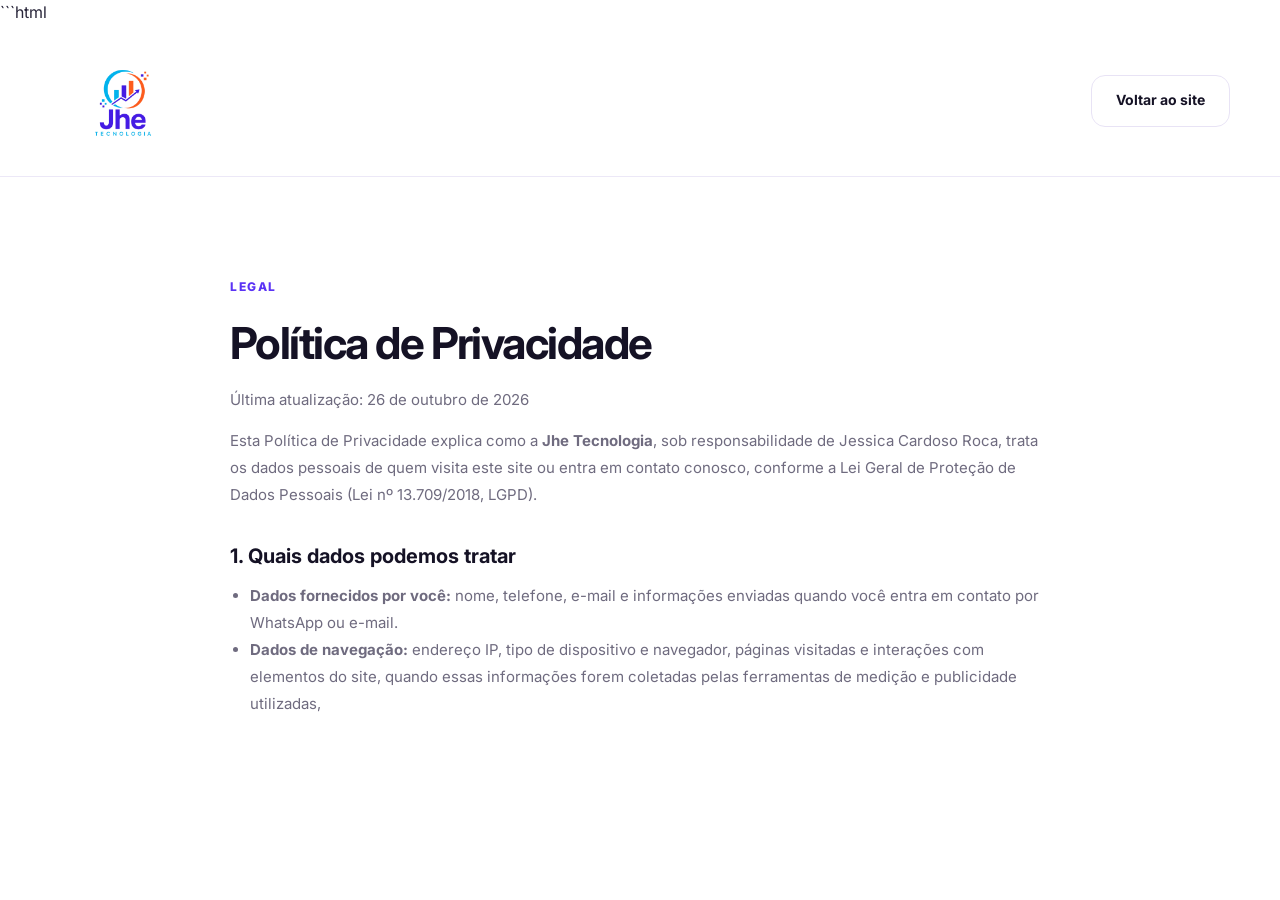
<file: privacidade.html>
```html
<!DOCTYPE html>
<html lang="pt-BR">
<head>
    <meta charset="UTF-8">
    <meta name="viewport" content="width=device-width, initial-scale=1.0">

    <title>Política de Privacidade | Jhe Tecnologia</title>

    <meta
        name="description"
        content="Política de Privacidade da Jhe Tecnologia: informações sobre o tratamento de dados pessoais, cookies e contatos realizados pelo site."
    >

    <meta name="robots" content="index, follow">

    <link
        rel="canonical"
        href="https://www.jhetecnologia.com.br/privacidade.html"
    >

    <link rel="icon" type="image/png" href="Logo.png">

    <link rel="preconnect" href="https://fonts.googleapis.com">
    <link rel="preconnect" href="https://fonts.gstatic.com" crossorigin>

    <link
        href="https://fonts.googleapis.com/css2?family=Inter:wght@400;500;600;700;800&display=swap"
        rel="stylesheet"
    >

    <link rel="stylesheet" href="estilos.css">
</head>

<body>

    <header class="header">
        <div class="container header-content">

            <a
                href="index.html"
                class="logo"
                aria-label="Jhe Tecnologia - página inicial"
            >
                <img
                    src="Logo.png"
                    alt="Jhe Tecnologia"
                    class="logo-image"
                >
            </a>

            <a href="index.html" class="btn btn-secondary">
                Voltar ao site
            </a>

        </div>
    </header>

    <main>
        <section class="section">
            <div class="container legal">

                <span class="section-kicker">LEGAL</span>

                <h1>Política de Privacidade</h1>

                <p class="legal-date">
                    Última atualização: 26 de outubro de 2026
                </p>

                <p>
                    Esta Política de Privacidade explica como a
                    <strong>Jhe Tecnologia</strong>, sob responsabilidade
                    de Jessica Cardoso Roca, trata os dados pessoais de
                    quem visita este site ou entra em contato conosco,
                    conforme a Lei Geral de Proteção de Dados Pessoais
                    (Lei nº 13.709/2018, LGPD).
                </p>

                <h2>1. Quais dados podemos tratar</h2>

                <ul>
                    <li>
                        <strong>Dados fornecidos por você:</strong>
                        nome, telefone, e-mail e informações enviadas
                        quando você entra em contato por WhatsApp ou
                        e-mail.
                    </li>

                    <li>
                        <strong>Dados de navegação:</strong>
                        endereço IP, tipo de dispositivo e navegador,
                        páginas visitadas e interações com elementos
                        do site, quando essas informações forem
                        coletadas pelas ferramentas de medição e
                        publicidade utilizadas,
</file>
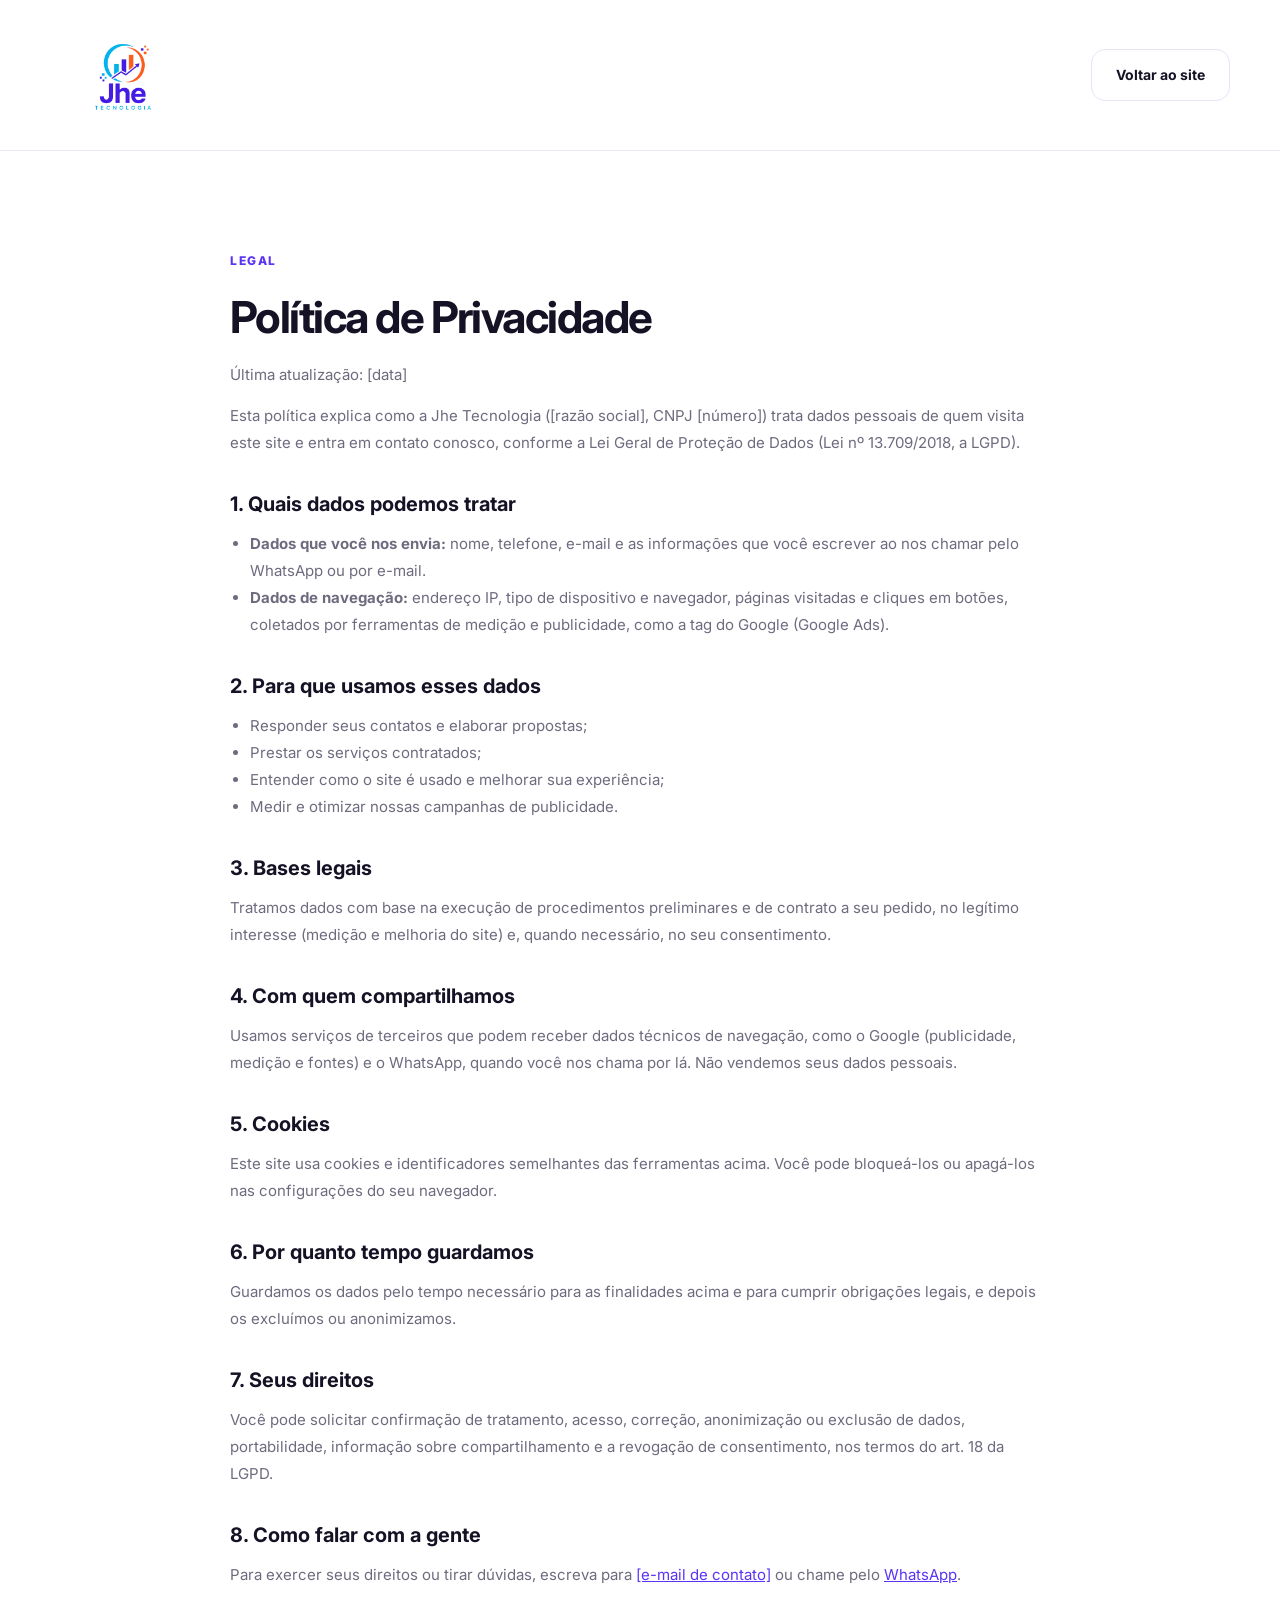
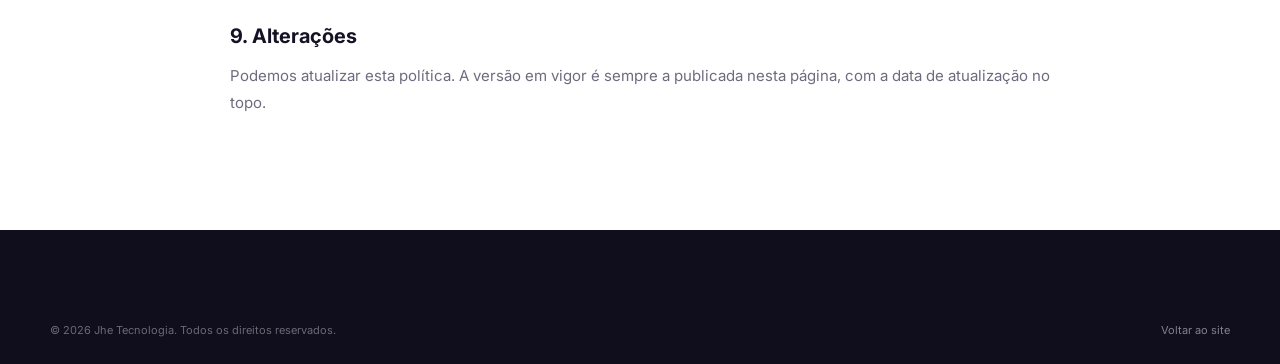
<file: Privacidade.html>
<!DOCTYPE html>
<html lang="pt-BR">
<head>
    <meta charset="UTF-8">
    <meta name="viewport" content="width=device-width, initial-scale=1.0">
    <title>Política de Privacidade | Jhe Tecnologia</title>
    <meta name="description" content="Política de Privacidade da Jhe Tecnologia: como tratamos dados pessoais, cookies e contatos feitos pelo site.">
    <meta name="robots" content="index, follow">
    <link rel="canonical" href="https://www.jhetecnologia.com.br/privacidade.html">
    <link rel="icon" type="image/png" href="Logo.png">
    <link rel="preconnect" href="https://fonts.googleapis.com">
    <link rel="preconnect" href="https://fonts.gstatic.com" crossorigin>
    <link href="https://fonts.googleapis.com/css2?family=Inter:wght@400;500;600;700;800&display=swap" rel="stylesheet">
    <link rel="stylesheet" href="estilos.css">
</head>
<body>
<!--
  MODELO de política de privacidade. Preencha os campos [entre colchetes]
  e peça a revisão de um advogado antes de publicar.
-->
    <header class="header">
        <div class="container header-content">
            <a href="index.html" class="logo" aria-label="Jhe Tecnologia - página inicial">
                <img src="Logo.png" alt="Jhe Tecnologia" class="logo-image">
            </a>
            <a href="index.html" class="btn btn-secondary">Voltar ao site</a>
        </div>
    </header>

    <main>
        <section class="section">
            <div class="container legal">

                <span class="section-kicker">LEGAL</span>
                <h1>Política de Privacidade</h1>
                <p class="legal-date">Última atualização: [data]</p>

                <p>
                    Esta política explica como a Jhe Tecnologia ([razão social], CNPJ [número])
                    trata dados pessoais de quem visita este site e entra em contato conosco,
                    conforme a Lei Geral de Proteção de Dados (Lei nº 13.709/2018, a LGPD).
                </p>

                <h2>1. Quais dados podemos tratar</h2>
                <ul>
                    <li><strong>Dados que você nos envia:</strong> nome, telefone, e-mail e as informações que você escrever ao nos chamar pelo WhatsApp ou por e-mail.</li>
                    <li><strong>Dados de navegação:</strong> endereço IP, tipo de dispositivo e navegador, páginas visitadas e cliques em botões, coletados por ferramentas de medição e publicidade, como a tag do Google (Google Ads).</li>
                </ul>

                <h2>2. Para que usamos esses dados</h2>
                <ul>
                    <li>Responder seus contatos e elaborar propostas;</li>
                    <li>Prestar os serviços contratados;</li>
                    <li>Entender como o site é usado e melhorar sua experiência;</li>
                    <li>Medir e otimizar nossas campanhas de publicidade.</li>
                </ul>

                <h2>3. Bases legais</h2>
                <p>
                    Tratamos dados com base na execução de procedimentos preliminares e de contrato
                    a seu pedido, no legítimo interesse (medição e melhoria do site) e, quando
                    necessário, no seu consentimento.
                </p>

                <h2>4. Com quem compartilhamos</h2>
                <p>
                    Usamos serviços de terceiros que podem receber dados técnicos de navegação,
                    como o Google (publicidade, medição e fontes) e o WhatsApp, quando você nos
                    chama por lá. Não vendemos seus dados pessoais.
                </p>

                <h2>5. Cookies</h2>
                <p>
                    Este site usa cookies e identificadores semelhantes das ferramentas acima.
                    Você pode bloqueá-los ou apagá-los nas configurações do seu navegador.
                </p>

                <h2>6. Por quanto tempo guardamos</h2>
                <p>
                    Guardamos os dados pelo tempo necessário para as finalidades acima e para
                    cumprir obrigações legais, e depois os excluímos ou anonimizamos.
                </p>

                <h2>7. Seus direitos</h2>
                <p>
                    Você pode solicitar confirmação de tratamento, acesso, correção, anonimização
                    ou exclusão de dados, portabilidade, informação sobre compartilhamento e a
                    revogação de consentimento, nos termos do art. 18 da LGPD.
                </p>

                <h2>8. Como falar com a gente</h2>
                <p>
                    Para exercer seus direitos ou tirar dúvidas, escreva para
                    <a href="mailto:[e-mail de contato]">[e-mail de contato]</a>
                    ou chame pelo
                    <a href="https://wa.me/5511947859304" target="_blank" rel="noopener">WhatsApp</a>.
                </p>

                <h2>9. Alterações</h2>
                <p>
                    Podemos atualizar esta política. A versão em vigor é sempre a publicada nesta página,
                    com a data de atualização no topo.
                </p>

            </div>
        </section>
    </main>

    <footer class="footer">
        <div class="container">
            <div class="footer-bottom">
                <span>© 2026 Jhe Tecnologia. Todos os direitos reservados.</span>
                <a href="index.html">Voltar ao site</a>
            </div>
        </div>
    </footer>

    <script src="script.js"></script>
</body>
</html>
</file>
<file: estilos.css>
/* =========================================================
   ESTILOS PRINCIPAIS
   ========================================================= */

:root {
  --primary: #5B33F5;
  --primary-dark: #4326C9;
  --secondary: #24BAEF;
  --orange: #FF6839;

  --dark: #151225;
  --dark-2: #211B38;

  --light: #f7f5ff;
  --light-2: #efebff;

  --white: #ffffff;
  --text: #29263a;
  --muted: #6f6b7f;
  --border: #e8e3f5;

  --shadow: 0 20px 50px rgba(33, 27, 56, 0.08);
  --radius: 24px;

  --container: 1180px;
}


/* =========================================================
   RESET
   ========================================================= */

* {
  margin: 0;
  padding: 0;
  box-sizing: border-box;
}

html {
  scroll-behavior: smooth;
}

body {
  font-family: "Inter", sans-serif;
  color: var(--text);
  background: var(--white);
  line-height: 1.6;
  overflow-x: hidden;
}

img {
  max-width: 100%;
  display: block;
}

a {
  color: inherit;
  text-decoration: none;
}

button,
input,
textarea,
select {
  font: inherit;
}

.container {
  width: min(var(--container), calc(100% - 40px));
  margin: 0 auto;
}


/* =========================================================
   HEADER
   ========================================================= */

.header {
  position: sticky;
  top: 0;
  z-index: 1000;

  background: rgba(255, 255, 255, 0.94);

  backdrop-filter: blur(14px);

  border-bottom: 1px solid rgba(232, 227, 245, 0.8);
}

.header-content {
  min-height: 82px;

  display: flex;
  align-items: center;
  justify-content: space-between;

  gap: 30px;
}

.logo {
  display: inline-flex;
  align-items: center;
}

.logo-image {
  width: 150px;
  height: auto;
}

.logo-subtitle {
  margin-left: 10px;

  color: var(--muted);

  font-size: 10px;
  font-weight: 700;

  line-height: 1.2;

  white-space: nowrap;
}

.nav {
  display: flex;
  align-items: center;
  gap: 28px;
}

.nav a {
  font-size: 14px;
  font-weight: 600;
  color: var(--text);

  transition: color 0.25s ease;
}

.nav a:hover {
  color: var(--primary);
}

.menu-toggle {
  display: none;

  width: 44px;
  height: 44px;

  border: 0;
  border-radius: 12px;

  background: var(--light);

  cursor: pointer;

  align-items: center;
  justify-content: center;

  flex-direction: column;
  gap: 5px;
}

.menu-toggle span {
  width: 20px;
  height: 2px;

  background: var(--dark);

  border-radius: 4px;
}


/* =========================================================
   BOTÕES
   ========================================================= */

.btn {
  min-height: 52px;

  padding: 0 24px;

  border-radius: 14px;

  display: inline-flex;
  align-items: center;
  justify-content: center;

  gap: 8px;

  font-size: 14px;
  font-weight: 700;

  transition:
    transform 0.25s ease,
    box-shadow 0.25s ease,
    background 0.25s ease,
    border-color 0.25s ease,
    color 0.25s ease;
}

.btn:hover {
  transform: translateY(-2px);
}

.btn-primary {
  color: var(--white);

  background: var(--primary);

  box-shadow:
    0 12px 25px rgba(91, 51, 245, 0.22);
}

.btn-primary:hover {
  background: var(--primary-dark);
}

.btn-secondary {
  color: var(--dark);

  background: var(--white);

  border: 1px solid var(--border);
}

.btn-secondary:hover {
  border-color: var(--primary);
  color: var(--primary);
}


/* =========================================================
   HERO
   ========================================================= */

.hero {
  position: relative;

  padding: 100px 0 90px;

  background:
    radial-gradient(
      circle at 85% 20%,
      rgba(36, 186, 239, 0.12),
      transparent 30%
    ),
    radial-gradient(
      circle at 10% 30%,
      rgba(91, 51, 245, 0.08),
      transparent 32%
    ),
    var(--light);

  overflow: hidden;
}

.hero-grid {
  display: grid;

  grid-template-columns: 1.05fr 0.95fr;

  align-items: center;

  gap: 70px;
}

.hero-content {
  max-width: 640px;
}

.eyebrow {
  display: inline-flex;
  align-items: center;

  gap: 8px;

  margin-bottom: 18px;

  color: var(--primary);

  font-size: 12px;
  font-weight: 800;

  text-transform: uppercase;

  letter-spacing: 0.12em;
}

.hero h1 {
  max-width: 680px;

  margin-bottom: 24px;

  color: var(--dark);

  font-size: clamp(42px, 5vw, 66px);

  line-height: 1.03;

  letter-spacing: -0.045em;
}

.hero-content > p {
  max-width: 600px;

  margin-bottom: 32px;

  color: var(--muted);

  font-size: 18px;

  line-height: 1.7;
}

.hero-buttons {
  display: flex;
  flex-wrap: wrap;

  gap: 12px;
}

.hero-trust {
  display: flex;
  flex-wrap: wrap;

  gap: 10px;

  margin-top: 28px;
}

.hero-trust span {
  padding: 8px 13px;

  border-radius: 999px;

  background: rgba(255, 255, 255, 0.75);

  border: 1px solid var(--border);

  color: var(--muted);

  font-size: 11px;
  font-weight: 700;
}


/* =========================================================
   DASHBOARD / MÉTODO
   ========================================================= */

.hero-visual {
  display: flex;
  justify-content: center;
}

.dashboard {
  width: 100%;
  max-width: 540px;

  padding: 26px;

  border-radius: 28px;

  background: var(--dark);

  box-shadow:
    0 30px 70px rgba(21, 18, 37, 0.22);

  color: var(--white);
}

.dashboard-top {
  display: flex;

  justify-content: space-between;
  align-items: center;

  margin-bottom: 24px;
}

.dashboard-top small {
  display: block;

  margin-bottom: 3px;

  color: rgba(255, 255, 255, 0.52);

  font-size: 9px;
  font-weight: 700;

  letter-spacing: 0.12em;
}

.dashboard-top strong {
  font-size: 17px;
}

.dashboard-dot {
  width: 10px;
  height: 10px;

  border-radius: 50%;

  background: var(--secondary);

  box-shadow:
    0 0 18px rgba(36, 186, 239, 0.8);
}

.metrics {
  display: grid;

  grid-template-columns: repeat(3, 1fr);

  gap: 10px;
}

.metric {
  min-height: 115px;

  padding: 17px 14px;

  border-radius: 17px;

  background: rgba(255, 255, 255, 0.055);

  border: 1px solid rgba(255, 255, 255, 0.07);

  transition:
    transform 0.25s ease,
    background 0.25s ease;
}

.metric:hover {
  transform: translateY(-2px);

  background: rgba(255, 255, 255, 0.075);
}

.metric span {
  display: block;

  margin-bottom: 8px;

  color: rgba(255, 255, 255, 0.62);

  font-size: 10px;
  font-weight: 600;
}

.metric strong {
  display: block;

  margin-bottom: 5px;

  color: var(--white);

  font-size: 20px;

  line-height: 1.1;
}

.metric small {
  color: rgba(255, 255, 255, 0.42);

  font-size: 8px;

  line-height: 1.4;
}

.chart-area {
  margin-top: 18px;

  padding: 18px;

  border-radius: 18px;

  background: rgba(255, 255, 255, 0.045);

  border: 1px solid rgba(255, 255, 255, 0.06);
}

.chart-labels {
  display: flex;

  justify-content: space-between;

  color: rgba(255, 255, 255, 0.48);

  font-size: 9px;

  margin-bottom: 15px;
}

.chart {
  height: 100px;

  display: flex;

  align-items: end;

  gap: 10px;
}

.chart i {
  display: block;

  flex: 1;

  border-radius: 7px 7px 3px 3px;

  background:
    linear-gradient(
      to top,
      var(--primary),
      var(--secondary)
    );

  transition:
    opacity 0.25s ease,
    transform 0.25s ease;
}

.chart i:hover {
  opacity: 0.85;

  transform: translateY(-3px);
}

.chart i:nth-child(1) {
  height: 38%;
}

.chart i:nth-child(2) {
  height: 48%;
}

.chart i:nth-child(3) {
  height: 43%;
}

.chart i:nth-child(4) {
  height: 66%;
}

.chart i:nth-child(5) {
  height: 58%;
}

.chart i:nth-child(6) {
  height: 78%;
}

.chart i:nth-child(7) {
  height: 92%;
}

.dashboard-footer {
  display: flex;

  gap: 9px;

  flex-wrap: wrap;

  margin-top: 18px;
}

.dashboard-footer span {
  padding: 7px 10px;

  border-radius: 999px;

  background: rgba(255, 255, 255, 0.06);

  color: rgba(255, 255, 255, 0.58);

  font-size: 9px;
  font-weight: 600;
}


/* =========================================================
   SEÇÕES
   ========================================================= */

section {
  scroll-margin-top: 100px;
}

.section {
  padding: 100px 0;
}

.section-light {
  background: var(--light);
}

.section-dark {
  background: var(--dark);

  color: var(--white);
}

.section-heading {
  max-width: 720px;

  margin-bottom: 55px;
}

.section-heading.center {
  margin-left: auto;
  margin-right: auto;

  text-align: center;
}

.section-kicker {
  display: block;

  margin-bottom: 12px;

  color: var(--primary);

  font-size: 11px;
  font-weight: 800;

  text-transform: uppercase;

  letter-spacing: 0.13em;
}

.section-heading h2 {
  margin-bottom: 18px;

  color: var(--dark);

  font-size: clamp(32px, 4vw, 48px);

  line-height: 1.08;

  letter-spacing: -0.035em;
}

.section-heading p {
  color: var(--muted);

  font-size: 16px;

  line-height: 1.75;
}


/* =========================================================
   DORES / PROBLEMAS
   ========================================================= */

.pain-grid {
  display: grid;

  grid-template-columns: repeat(3, 1fr);

  gap: 18px;
}

.pain-card {
  padding: 30px;

  border: 1px solid var(--border);

  border-radius: var(--radius);

  background: var(--white);

  box-shadow: var(--shadow);

  transition:
    transform 0.25s ease,
    box-shadow 0.25s ease;
}

.pain-card:hover {
  transform: translateY(-4px);

  box-shadow:
    0 24px 55px rgba(33, 27, 56, 0.11);
}

.pain-number {
  display: inline-flex;

  margin-bottom: 22px;

  color: var(--primary);

  font-size: 12px;
  font-weight: 800;
}

.pain-card h3 {
  margin-bottom: 12px;

  color: var(--dark);

  font-size: 20px;

  line-height: 1.25;
}

.pain-card p {
  color: var(--muted);

  font-size: 14px;

  line-height: 1.7;
}


/* =========================================================
   SERVIÇOS
   ========================================================= */

.services-grid {
  display: grid;

  grid-template-columns: repeat(4, 1fr);

  gap: 18px;
}

.service-card {
  padding: 30px 24px;

  border-radius: var(--radius);

  background: var(--white);

  border: 1px solid var(--border);

  transition:
    transform 0.25s ease,
    box-shadow 0.25s ease,
    border-color 0.25s ease;
}

.service-card:hover {
  transform: translateY(-5px);

  border-color: rgba(91, 51, 245, 0.25);

  box-shadow: var(--shadow);
}

.service-number {
  display: block;

  margin-bottom: 24px;

  color: var(--primary);

  font-size: 11px;
  font-weight: 800;
}

.service-card h3 {
  margin-bottom: 12px;

  color: var(--dark);

  font-size: 20px;

  line-height: 1.25;
}

.service-card p {
  color: var(--muted);

  font-size: 13px;

  line-height: 1.7;
}

.service-card p strong {
  color: var(--dark);

  font-weight: 700;
}


/* =========================================================
   BOTÃO DOS SERVIÇOS
   ========================================================= */

.service-card .btn {
  width: 100%;

  min-height: 46px;

  margin-top: 24px;

  color: var(--primary);

  background: var(--white);

  border: 1px solid rgba(91, 51, 245, 0.30);

  box-shadow:
    0 5px 14px rgba(33, 27, 56, 0.04);

  transition:
    background 0.25s ease,
    border-color 0.25s ease,
    color 0.25s ease,
    transform 0.25s ease,
    box-shadow 0.25s ease;
}

.service-card .btn:hover {
  background: var(--primary);

  border-color: var(--primary);

  color: var(--white);

  transform: translateY(-3px);

  box-shadow:
    0 12px 25px rgba(91, 51, 245, 0.24);
}


/* =========================================================
   DIFERENCIAIS
   ========================================================= */

.differentials {
  background: var(--dark);

  color: var(--white);
}

.differentials .section-heading h2 {
  color: var(--white);
}

.differentials .section-heading p {
  color: rgba(255, 255, 255, 0.62);
}

.differentials-grid {
  display: grid;

  grid-template-columns: repeat(4, 1fr);

  gap: 18px;
}

.differential-card {
  padding: 30px 24px;

  border-radius: var(--radius);

  background: rgba(255, 255, 255, 0.045);

  border: 1px solid rgba(255, 255, 255, 0.08);

  transition:
    transform 0.25s ease,
    background 0.25s ease,
    border-color 0.25s ease;
}

.differential-card:hover {
  transform: translateY(-4px);

  background: rgba(255, 255, 255, 0.065);

  border-color: rgba(36, 186, 239, 0.22);
}

.differential-number {
  display: block;

  margin-bottom: 22px;

  color: var(--secondary);

  font-size: 11px;
  font-weight: 800;
}

.differential-card h3 {
  margin-bottom: 12px;

  font-size: 18px;
}

.differential-card p {
  color: rgba(255, 255, 255, 0.58);

  font-size: 13px;

  line-height: 1.7;
}


/* =========================================================
   SOBRE
   ========================================================= */

.about-grid {
  display: grid;

  grid-template-columns: 0.85fr 1.15fr;

  gap: 70px;

  align-items: center;
}

.about-box {
  min-height: 350px;

  padding: 40px;

  border-radius: 30px;

  background:
    linear-gradient(
      145deg,
      rgba(91, 51, 245, 0.12),
      rgba(36, 186, 239, 0.08)
    );

  border: 1px solid var(--border);

  display: flex;

  flex-direction: column;

  justify-content: center;
}

.about-box span {
  margin-bottom: 12px;

  color: var(--primary);

  font-size: 11px;
  font-weight: 800;

  text-transform: uppercase;

  letter-spacing: 0.12em;
}

.about-box strong {
  color: var(--dark);

  font-size: 32px;

  line-height: 1.15;
}

.about-content h2 {
  margin-bottom: 20px;

  color: var(--dark);

  font-size: clamp(32px, 4vw, 46px);

  line-height: 1.08;

  letter-spacing: -0.035em;
}

.about-content p {
  margin-bottom: 17px;

  color: var(--muted);

  font-size: 15px;

  line-height: 1.8;
}

.about-content p strong {
  color: var(--dark);

  font-weight: 800;
}

.about-highlight {
  display: inline-block;

  margin-bottom: 18px !important;

  color: var(--primary) !important;

  font-size: 16px !important;

  line-height: 1.5 !important;
}


/* =========================================================
   PROCESSO
   ========================================================= */

.process-grid {
  display: grid;

  grid-template-columns: repeat(4, 1fr);

  gap: 18px;
}

.process-card {
  padding: 28px 24px;

  border-radius: var(--radius);

  background: var(--white);

  border: 1px solid var(--border);

  transition:
    transform 0.25s ease,
    box-shadow 0.25s ease;
}

.process-card:hover {
  transform: translateY(-4px);

  box-shadow: var(--shadow);
}

.process-number {
  display: inline-flex;

  width: 38px;
  height: 38px;

  align-items: center;
  justify-content: center;

  margin-bottom: 22px;

  border-radius: 12px;

  background: var(--light-2);

  color: var(--primary);

  font-size: 12px;
  font-weight: 800;
}

.process-card h3 {
  margin-bottom: 10px;

  color: var(--dark);

  font-size: 18px;
}

.process-card p {
  color: var(--muted);

  font-size: 13px;

  line-height: 1.7;
}


/* =========================================================
   INVESTIMENTOS
   ========================================================= */

.investments {
  background: var(--light);
}


/*
   5 planos:
   3 na primeira linha
   2 centralizados na segunda linha
*/

.plans-grid {
  display: grid;

  grid-template-columns: repeat(6, minmax(0, 1fr));

  gap: 18px;

  align-items: stretch;
}


/* =========================================================
   PLANOS
   ========================================================= */

.plan {
  grid-column: span 2;

  min-width: 0;

  padding: 32px 24px;

  border-radius: 24px;

  background: var(--white);

  border: 1px solid var(--border);

  display: flex;

  flex-direction: column;

  transition:
    transform 0.25s ease,
    box-shadow 0.25s ease,
    border-color 0.25s ease;
}


/* =========================================================
   POSIÇÃO DOS PLANOS
   ========================================================= */

.plan:nth-child(1) {
  order: 1;
}

.plan:nth-child(2) {
  order: 2;
}

.plan:nth-child(3) {
  order: 3;
}

.plan:nth-child(4) {
  order: 4;

  grid-column: 2 / span 2;
}

.plan:nth-child(5) {
  order: 5;

  grid-column: 4 / span 2;
}


/* =========================================================
   HOVER DOS PLANOS
   ========================================================= */

.plan:hover {
  transform: translateY(-5px);

  box-shadow: var(--shadow);
}


/* =========================================================
   PLANO DESTAQUE
   ========================================================= */

.plan.featured {
  position: relative;

  border-color: var(--primary);

  box-shadow:
    0 18px 45px rgba(91, 51, 245, 0.12);
}

.plan-badge {
  position: absolute;

  top: 18px;
  right: 18px;

  padding: 6px 9px;

  border-radius: 999px;

  background: var(--primary);

  color: var(--white);

  font-size: 8px;
  font-weight: 800;

  letter-spacing: 0.04em;
}


/* =========================================================
   CABEÇALHO DOS PLANOS
   ========================================================= */

.plan-header {
  margin-bottom: 25px;
}

.plan-name {
  min-height: 54px;

  margin-bottom: 13px;

  color: var(--dark);

  font-size: 18px;

  line-height: 1.25;

  font-weight: 800;
}

.plan h3 {
  margin-bottom: 6px;

  color: var(--primary);

  font-size: 31px;

  line-height: 1;

  letter-spacing: -0.035em;
}

.plan-period {
  display: inline-block;

  margin-bottom: 10px;

  color: var(--muted);

  font-size: 9px;

  font-weight: 800;

  line-height: 1.2;

  letter-spacing: 0.08em;
}

.plan-header p {
  min-height: 92px;

  color: var(--muted);

  font-size: 11px;

  line-height: 1.6;
}


/* =========================================================
   OBSERVAÇÃO DOS INVESTIMENTOS
   ========================================================= */

.plans-note {
  max-width: 760px;

  margin: 25px auto 0;

  color: var(--muted);

  font-size: 11px;

  line-height: 1.6;

  text-align: center;
}


/* =========================================================
   LISTA DOS PLANOS
   ========================================================= */

.plan-list {
  list-style: none;

  display: grid;

  gap: 11px;

  margin-bottom: 28px;

  flex: 1;
}

.plan li {
  position: relative;

  padding-left: 20px;

  color: var(--text);

  font-size: 12px;

  line-height: 1.55;
}

.plan li::before {
  content: "✓";

  position: absolute;

  left: 0;
  top: 0;

  color: var(--primary);

  font-size: 12px;

  font-weight: 800;
}


/* =========================================================
   BOTÃO DOS PLANOS
   ========================================================= */

.plan .btn {
  width: 100%;

  min-height: 49px;

  margin-top: auto;

  font-size: 13px;
}


/* =========================================================
   FAQ
   ========================================================= */

.faq-grid {
  max-width: 900px;

  margin: 0 auto;
}

.faq-item {
  margin-bottom: 16px;

  padding: 0;

  border: 1px solid var(--border);

  border-radius: 20px;

  background: var(--white);

  box-shadow:
    0 10px 30px rgba(33, 27, 56, 0.045);

  overflow: hidden;

  transition:
    border-color 0.25s ease,
    box-shadow 0.25s ease,
    transform 0.25s ease;
}

.faq-item:hover {
  border-color: rgba(91, 51, 245, 0.28);

  box-shadow:
    0 16px 38px rgba(33, 27, 56, 0.09);

  transform: translateY(-2px);
}

.faq-item summary {
  position: relative;

  display: flex;

  align-items: center;

  min-height: 74px;

  padding: 22px 62px 22px 26px;

  list-style: none;

  cursor: pointer;

  color: var(--dark);

  font-size: 15px;

  font-weight: 700;

  transition:
    color 0.25s ease,
    background 0.25s ease;
}

.faq-item summary::-webkit-details-marker {
  display: none;
}

.faq-item summary::after {
  content: "+";

  position: absolute;

  right: 20px;
  top: 50%;

  width: 32px;
  height: 32px;

  display: flex;

  align-items: center;
  justify-content: center;

  transform: translateY(-50%);

  border-radius: 50%;

  background: var(--light-2);

  color: var(--primary);

  font-size: 20px;

  font-weight: 400;

  transition:
    transform 0.25s ease,
    background 0.25s ease,
    color 0.25s ease;
}

.faq-item summary:hover {
  color: var(--primary);

  background: rgba(91, 51, 245, 0.025);
}

.faq-item[open] {
  border-color: rgba(91, 51, 245, 0.30);

  box-shadow:
    0 18px 42px rgba(91, 51, 245, 0.08);
}

.faq-item[open] summary {
  color: var(--primary);

  background: rgba(91, 51, 245, 0.025);
}

.faq-item[open] summary::after {
  content: "−";

  background: var(--primary);

  color: var(--white);
}

.faq-item p {
  max-width: 800px;

  margin: 0;

  padding: 0 26px 26px;

  color: var(--muted);

  font-size: 14px;

  line-height: 1.8;
}


/* =========================================================
   BLOCO MARKETING DIGITAL
   ========================================================= */

.seo-section {
  padding: 100px 0;

  background:
    linear-gradient(
      180deg,
      var(--white) 0%,
      var(--light) 100%
    );
}

.seo-grid {
  display: grid;

  grid-template-columns: 1.05fr 0.95fr;

  gap: 60px;

  align-items: center;
}

.seo-content {
  max-width: 680px;

  padding: 42px;

  border-radius: 28px;

  background: var(--white);

  border: 1px solid var(--border);

  box-shadow:
    0 18px 45px rgba(33, 27, 56, 0.06);
}

.seo-content h2 {
  margin-bottom: 18px;

  color: var(--dark);

  font-size: clamp(32px, 4vw, 46px);

  line-height: 1.08;

  letter-spacing: -0.035em;
}

.seo-content p {
  color: var(--muted);

  font-size: 15px;

  line-height: 1.8;
}

.seo-points {
  display: grid;

  gap: 12px;
}

.seo-point {
  padding: 21px;

  border-radius: 18px;

  background: var(--white);

  border: 1px solid var(--border);

  box-shadow:
    0 8px 24px rgba(33, 27, 56, 0.035);

  transition:
    transform 0.25s ease,
    border-color 0.25s ease,
    box-shadow 0.25s ease;
}

.seo-point:hover {
  transform: translateY(-3px);

  border-color: rgba(91, 51, 245, 0.22);

  box-shadow:
    0 14px 30px rgba(33, 27, 56, 0.07);
}

.seo-point strong {
  display: block;

  margin-bottom: 5px;

  color: var(--dark);

  font-size: 14px;
}

.seo-point span {
  color: var(--muted);

  font-size: 12px;

  line-height: 1.6;
}


/* =========================================================
   CTA
   ========================================================= */

.cta {
  padding: 100px 0;

  background:
    radial-gradient(
      circle at 20% 20%,
      rgba(36, 186, 239, 0.18),
      transparent 30%
    ),
    radial-gradient(
      circle at 80% 80%,
      rgba(91, 51, 245, 0.22),
      transparent 32%
    ),
    var(--dark);

  color: var(--white);
}

.cta-box {
  position: relative;

  max-width: 900px;

  margin: 0 auto;

  padding: 70px 60px;

  text-align: center;

  border-radius: 28px;

  background:
    linear-gradient(
      135deg,
      rgba(91, 51, 245, 0.97),
      rgba(67, 38, 201, 0.97)
    );

  border: 1px solid rgba(255, 255, 255, 0.12);

  box-shadow:
    0 30px 70px rgba(21, 18, 37, 0.28);

  overflow: hidden;

  transition:
    transform 0.25s ease,
    box-shadow 0.25s ease;
}

.cta-box:hover {
  transform: translateY(-3px);

  box-shadow:
    0 35px 80px rgba(21, 18, 37, 0.32);
}

.cta-box::before {
  content: "";

  position: absolute;

  width: 280px;
  height: 280px;

  top: -165px;
  right: -80px;

  border-radius: 50%;

  background: rgba(255, 255, 255, 0.08);
}

.cta-box::after {
  content: "";

  position: absolute;

  width: 220px;
  height: 220px;

  bottom: -160px;
  left: -60px;

  border-radius: 50%;

  background: rgba(36, 186, 239, 0.11);
}

.cta-box h2,
.cta-box p,
.cta-box .btn {
  position: relative;

  z-index: 1;
}

.cta-box h2 {
  margin-bottom: 18px;

  color: var(--white);

  font-size: clamp(34px, 5vw, 52px);

  line-height: 1.08;

  letter-spacing: -0.04em;
}

.cta-box p {
  max-width: 650px;

  margin: 0 auto 32px;

  color: rgba(255, 255, 255, 0.80);

  font-size: 16px;

  line-height: 1.75;
}

.cta .btn-primary {
  min-width: 190px;

  background: var(--white);

  color: var(--primary);

  box-shadow:
    0 12px 28px rgba(21, 18, 37, 0.18);
}

.cta .btn-primary:hover {
  background: var(--light);

  color: var(--primary-dark);

  box-shadow:
    0 16px 32px rgba(21, 18, 37, 0.24);
}


/* =========================================================
   FOOTER
   ========================================================= */

.footer {
  padding: 70px 0 25px;

  background: #100d1c;

  color: rgba(255, 255, 255, 0.58);
}

.footer-grid {
  display: grid;

  grid-template-columns:
    1.4fr
    1fr
    1fr
    1.2fr;

  gap: 45px;

  padding-bottom: 45px;

  border-bottom: 1px solid rgba(255, 255, 255, 0.08);
}

.footer-brand .logo {
  display: inline-flex;

  margin-bottom: 18px;
}

.footer-brand .logo-image {
  width: 135px;

  height: auto;
}

.footer-brand p {
  max-width: 300px;

  margin: 0;

  color: rgba(255, 255, 255, 0.52);

  font-size: 13px;

  line-height: 1.7;
}

.footer-column {
  display: flex;

  flex-direction: column;

  align-items: flex-start;

  gap: 11px;
}

.footer-column h3 {
  margin: 0 0 8px;

  color: var(--white);

  font-size: 13px;

  font-weight: 700;
}

.footer-column a {
  color: rgba(255, 255, 255, 0.55);

  font-size: 13px;

  line-height: 1.5;

  transition:
    color 0.25s ease,
    transform 0.25s ease;
}

.footer-column a:hover {
  color: var(--white);

  transform: translateX(2px);
}


/* =========================================================
   REDES SOCIAIS
   ========================================================= */

.social-links {
  display: flex;

  align-items: center;

  gap: 10px;

  margin-top: 12px;
}

.social-links a {
  width: 38px;
  height: 38px;

  display: inline-flex;

  align-items: center;
  justify-content: center;

  border-radius: 11px;

  background: rgba(255, 255, 255, 0.06);

  border: 1px solid rgba(255, 255, 255, 0.08);

  color: rgba(255, 255, 255, 0.70);

  transition:
    color 0.25s ease,
    background 0.25s ease,
    transform 0.25s ease,
    border-color 0.25s ease;
}

.social-links a:hover {
  color: var(--white);

  background: rgba(91, 51, 245, 0.28);

  border-color: rgba(91, 51, 245, 0.45);

  transform: translateY(-2px);
}

.social-links svg {
  width: 18px;
  height: 18px;

  display: block;

  fill: currentColor;
}


/* =========================================================
   RODAPÉ INFERIOR
   ========================================================= */

.footer-bottom {
  display: flex;

  align-items: center;

  justify-content: space-between;

  gap: 20px;

  padding-top: 22px;

  color: rgba(255, 255, 255, 0.38);

  font-size: 11px;
}

.footer-bottom a {
  color: rgba(255, 255, 255, 0.48);

  transition: color 0.25s ease;
}

.footer-bottom a:hover {
  color: var(--white);
}


/* =========================================================
   WHATSAPP FLUTUANTE
   NÃO ALTERAR VISUAL
   ========================================================= */

.whatsapp {
  position: fixed;

  right: 22px;
  bottom: 22px;

  z-index: 900;

  width: 58px;
  height: 58px;

  display: flex;

  align-items: center;
  justify-content: center;

  border-radius: 50%;

  background: #25D366;

  color: var(--white);

  box-shadow:
    0 14px 30px rgba(37, 211, 102, 0.28);

  transition:
    transform 0.25s ease,
    box-shadow 0.25s ease;
}

.whatsapp:hover {
  transform: translateY(-4px);

  box-shadow:
    0 18px 35px rgba(37, 211, 102, 0.35);
}

.whatsapp svg {
  width: 30px;
  height: 30px;

  display: block;

  fill: currentColor;
}


/* =========================================================
   ANIMAÇÕES
   ========================================================= */

.reveal {
  opacity: 0;

  transform: translateY(22px);

  transition:
    opacity 0.7s ease,
    transform 0.7s ease;
}

.reveal.visible {
  opacity: 1;

  transform: translateY(0);
}


/* =========================================================
   TABLET / NOTEBOOK
   ========================================================= */

@media (max-width: 1100px) {

  .hero-grid {
    gap: 45px;
  }

  .services-grid,
  .differentials-grid,
  .process-grid {
    grid-template-columns: repeat(2, 1fr);
  }

  .plans-grid {
    grid-template-columns: repeat(2, minmax(0, 1fr));
  }

  .plan:nth-child(4),
  .plan:nth-child(5) {
    grid-column: span 1;
  }
}


/* =========================================================
   TABLET
   ========================================================= */

@media (max-width: 900px) {

  .header-content {
    min-height: 72px;
  }

  .menu-toggle {
    display: flex;
  }

  .nav {
    position: absolute;

    top: 72px;

    left: 20px;
    right: 20px;

    display: none;

    flex-direction: column;

    align-items: stretch;

    gap: 0;

    padding: 10px;

    border-radius: 18px;

    background: var(--white);

    border: 1px solid var(--border);

    box-shadow: var(--shadow);
  }

  .nav.active {
    display: flex;
  }

  .nav a {
    padding: 13px 14px;

    border-radius: 10px;
  }

  .nav a:hover {
    background: var(--light);
  }

  .hero {
    padding: 75px 0 70px;
  }

  .hero-grid {
    grid-template-columns: 1fr;
  }

  .hero-content {
    max-width: 760px;
  }

  .hero-visual {
    justify-content: flex-start;
  }

  .dashboard {
    max-width: 680px;
  }

  .pain-grid {
    grid-template-columns: 1fr;
  }

  .about-grid,
  .seo-grid {
    grid-template-columns: 1fr;

    gap: 40px;
  }

  .seo-content {
    max-width: 100%;
  }

  .plans-grid {
    grid-template-columns: 1fr;

    max-width: 650px;

    margin-left: auto;
    margin-right: auto;
  }

  .plan {
    grid-column: auto !important;
  }

  .plan-name,
  .plan-header p {
    min-height: auto;
  }

  .footer-grid {
    grid-template-columns: repeat(2, 1fr);

    gap: 35px;
  }
}


/* =========================================================
   MOBILE
   ========================================================= */

@media (max-width: 600px) {

  .container {
    width: min(
      var(--container),
      calc(100% - 28px)
    );
  }

  .logo-image {
    width: 130px;
  }

  .logo-subtitle {
    display: block;

    max-width: 110px;

    font-size: 9px;
    line-height: 1.1;

    white-space: normal;
    text-align: left;
  }

  .hero {
    padding: 58px 0 60px;
  }

  .hero h1 {
    font-size: 40px;
  }

  .hero-content > p {
    font-size: 15px;
  }

  .hero-buttons {
    flex-direction: column;
  }

  .hero-buttons .btn {
    width: 100%;
  }

  .hero-trust {
    gap: 7px;
  }

  .hero-trust span {
    font-size: 10px;

    padding: 7px 10px;
  }

  .dashboard {
    padding: 18px;

    border-radius: 22px;
  }

  .metrics {
    grid-template-columns: 1fr;
  }

  .metric {
    min-height: auto;

    padding: 15px;
  }

  .section {
    padding: 70px 0;
  }

  .section-heading {
    margin-bottom: 35px;
  }

  .section-heading h2 {
    font-size: 32px;
  }

  .services-grid,
  .differentials-grid,
  .process-grid {
    grid-template-columns: 1fr;
  }

  .service-card .btn {
    min-height: 48px;
  }

  .about-box {
    min-height: 260px;

    padding: 30px;
  }

  .about-box strong {
    font-size: 27px;
  }

  .about-highlight {
    font-size: 15px !important;
  }

  .plan {
    padding: 28px 22px;
  }

  .plan h3 {
    font-size: 29px;
  }


  /* =====================================================
     FAQ
     ===================================================== */

  .faq-item {
    margin-bottom: 11px;

    border-radius: 16px;
  }

  .faq-item summary {
    min-height: 66px;

    padding: 19px 54px 19px 19px;

    font-size: 14px;
  }

  .faq-item summary::after {
    right: 16px;

    width: 28px;
    height: 28px;

    font-size: 18px;
  }

  .faq-item p {
    padding: 0 19px 21px;

    font-size: 13px;
  }


  /* =====================================================
     MARKETING
     ===================================================== */

  .seo-section {
    padding: 70px 0;
  }

  .seo-grid {
    gap: 28px;
  }

  .seo-content {
    padding: 28px 22px;

    border-radius: 22px;
  }

  .seo-content h2 {
    font-size: 32px;
  }

  .seo-content p {
    font-size: 14px;
  }

  .seo-point {
    padding: 17px;
  }


  /* =====================================================
     CTA
     ===================================================== */

  .cta {
    padding: 70px 0;
  }

  .cta-box {
    padding: 45px 24px;

    border-radius: 22px;
  }

  .cta-box h2 {
    font-size: 34px;
  }

  .cta-box p {
    font-size: 14px;
  }

  .cta .btn-primary {
    width: 100%;
  }


  /* =====================================================
     FOOTER
     ===================================================== */

  .footer {
    padding: 55px 0 20px;
  }

  .footer-grid {
    grid-template-columns: 1fr;

    gap: 32px;

    padding-bottom: 35px;
  }

  .footer-brand p {
    max-width: 320px;
  }

  .social-links {
    margin-top: 14px;
  }

  .social-links a {
    width: 36px;
    height: 36px;
  }

  .footer-bottom {
    flex-direction: column;

    align-items: flex-start;

    padding-top: 18px;
  }


  /* =====================================================
     WHATSAPP
     ===================================================== */

  .whatsapp {
    width: 54px;
    height: 54px;

    right: 16px;
    bottom: 16px;
  }

  .whatsapp svg {
    width: 28px;
    height: 28px;
  }
}

/* =========================================================
   JHE TECNOLOGIA - ADIÇÕES AO estilos.css
   Cole no FINAL do estilos.css.
   Mantém cores e fontes da marca.
   ========================================================= */


/* ---------- Seção de experiência ---------- */

.proof-facts {
  list-style: none;

  max-width: 900px;

  margin: 0 auto;

  display: grid;
  grid-template-columns: repeat(3, 1fr);
  gap: 14px;
}

.proof-facts li {
  padding: 24px;

  border: 1px solid var(--border);
  border-radius: 20px;

  background: var(--white);

  box-shadow: var(--shadow);
}

.proof-facts strong {
  display: block;

  margin-bottom: 6px;

  color: var(--dark);

  font-size: 16px;
}

.proof-facts span {
  display: block;

  color: var(--muted);

  font-size: 13px;
  line-height: 1.5;
}


/* ---------- "Para quem é" nos serviços ---------- */

.service-for {
  margin-top: 18px;
  padding-top: 16px;

  border-top: 1px solid var(--border);
}

.service-for strong {
  display: block;

  margin-bottom: 4px;

  color: var(--dark);

  font-size: 12px;
  font-weight: 800;
}

.service-for span {
  display: block;

  color: var(--muted);

  font-size: 13px;
  line-height: 1.6;
}


/* ---------- Página de política de privacidade ---------- */

.legal {
  max-width: 820px;
}

.legal h1 {
  margin-bottom: 8px;

  color: var(--dark);

  font-size: clamp(32px, 4vw, 44px);

  letter-spacing: -0.035em;
}

.legal-date {
  margin-bottom: 28px;

  font-size: 13px;
}

.legal h2 {
  margin: 32px 0 10px;

  color: var(--dark);

  font-size: 20px;
}

.legal p,
.legal li {
  color: var(--muted);

  font-size: 15px;
  line-height: 1.8;
}

.legal p {
  margin-bottom: 14px;
}

.legal ul {
  margin: 0 0 14px 20px;
}

.legal a {
  color: var(--primary);
  text-decoration: underline;
}


/* ---------- Legibilidade ---------- */

.section-kicker {
  font-size: 12px;
}

.hero-trust span {
  font-size: 12px;
}

.service-card p,
.differential-card p,
.process-card p {
  font-size: 14px;
}

.plan li {
  font-size: 13px;
}

.plan-header p {
  min-height: 96px;

  font-size: 13px;
}

.plan-period {
  font-size: 11px;
}

.plan-badge {
  font-size: 10px;
}

.plans-note {
  font-size: 13px;
}

.dashboard-top small,
.chart-labels {
  font-size: 10px;
}

.metric span,
.dashboard-footer span {
  font-size: 11px;
}

.metric small {
  font-size: 10px;
}


/* ---------- Acessibilidade ---------- */

a:focus-visible,
button:focus-visible,
summary:focus-visible {
  outline: 3px solid var(--secondary);
  outline-offset: 3px;
}

.skip-link {
  position: absolute;
  left: 16px;
  top: -60px;

  z-index: 2000;

  padding: 12px 18px;

  border-radius: 12px;

  background: var(--primary);
  color: var(--white);

  font-size: 14px;
  font-weight: 700;

  transition: top 0.2s ease;
}

.skip-link:focus {
  top: 12px;
}

@media (prefers-reduced-motion: reduce) {

  html {
    scroll-behavior: auto;
  }

  *,
  *::before,
  *::after {
    transition-duration: 0.01ms !important;
    animation-duration: 0.01ms !important;
  }

  .reveal {
    opacity: 1;
    transform: none;
  }
}


/* ---------- Robustez ---------- */

/* Sem JavaScript, o conteúdo não pode ficar invisível */
@media (scripting: none) {

  .reveal {
    opacity: 1;
    transform: none;
  }
}

/* Safari */
.header {
  -webkit-backdrop-filter: blur(14px);
}

@media (max-width: 900px) {

  .proof-facts {
    grid-template-columns: 1fr;
  }
}
</file>
